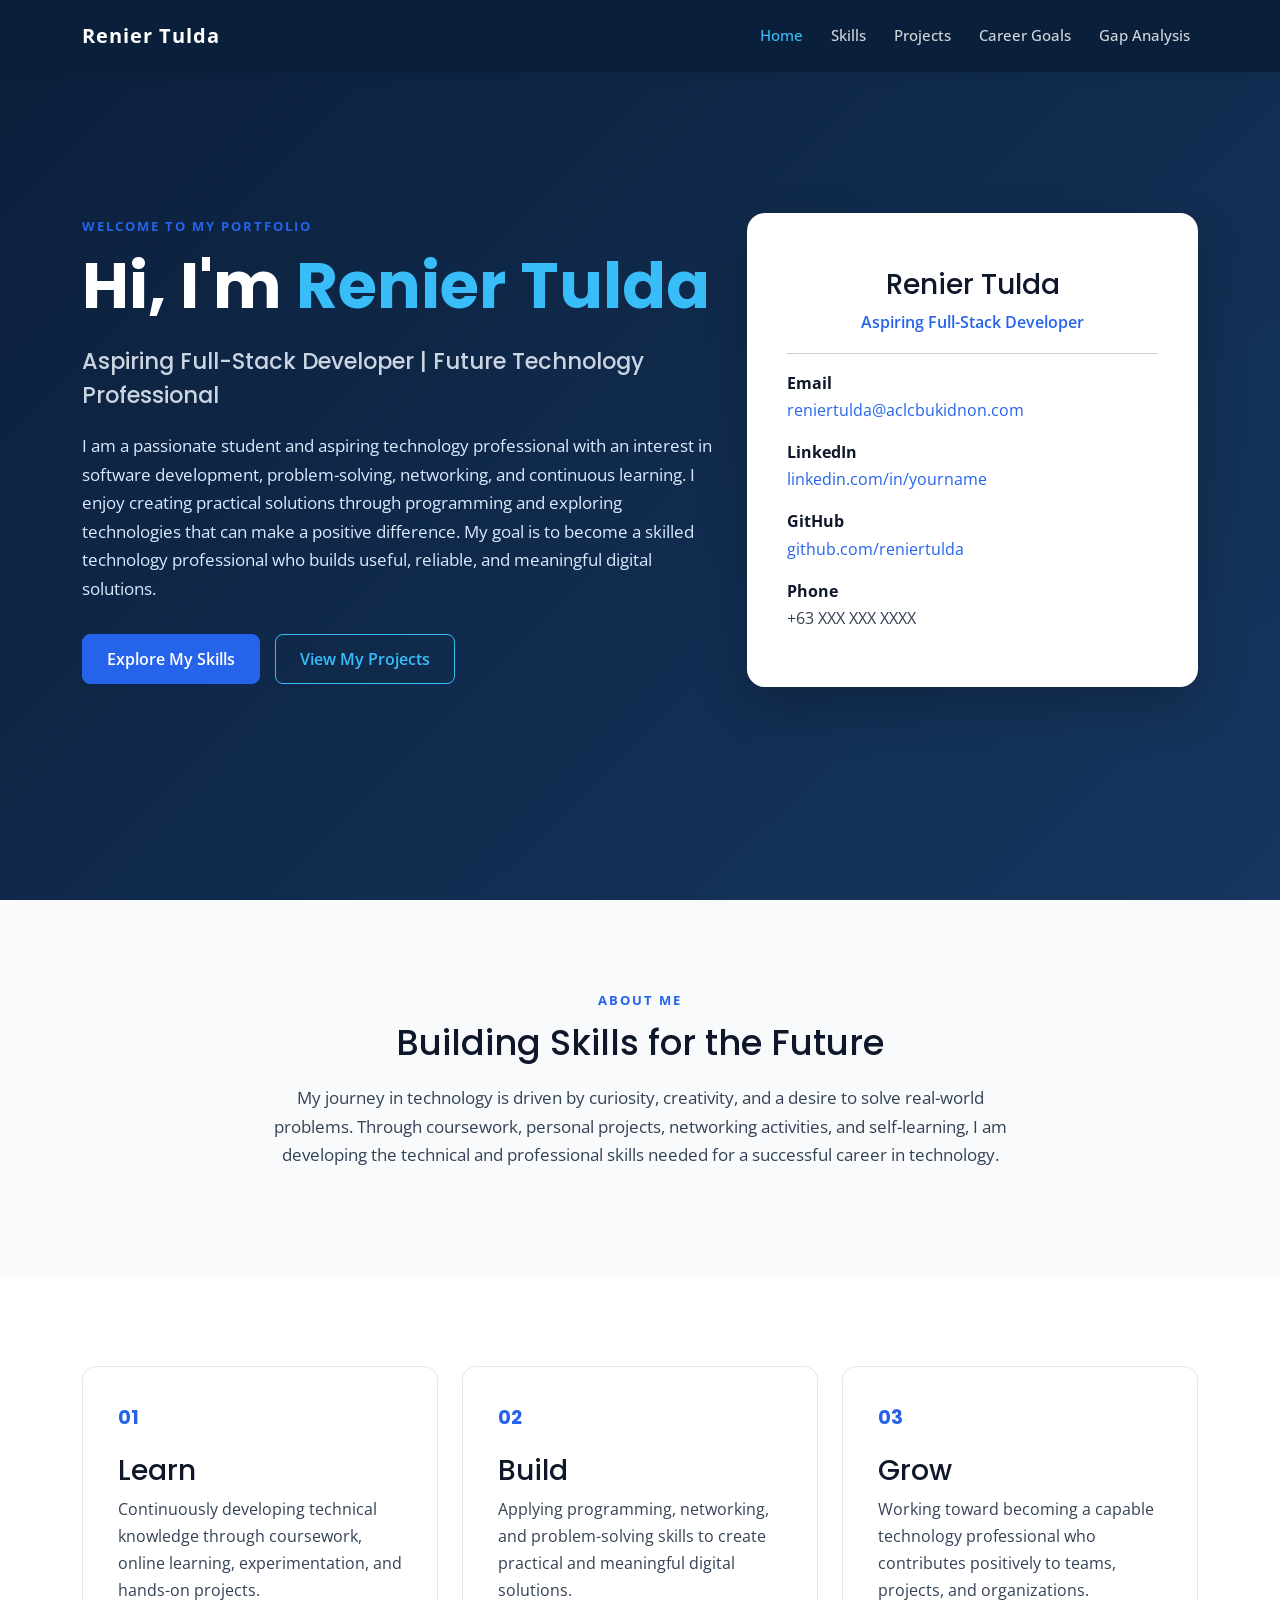
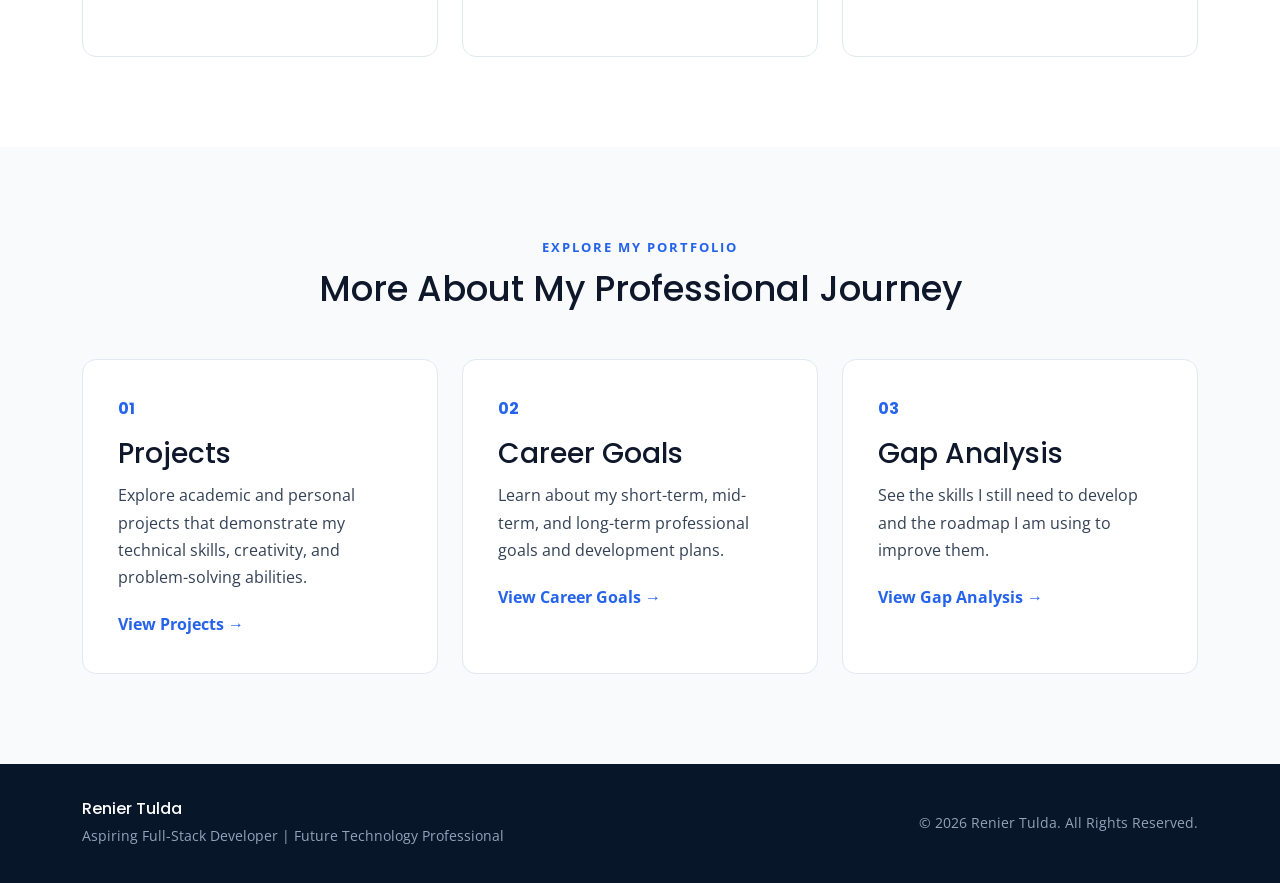
<file: index.html>
<!DOCTYPE html>
<html lang="en">
<head>
    <meta charset="UTF-8">
    <meta name="viewport" content="width=device-width, initial-scale=1.0">

    <title>Renier Tulda | Portfolio</title>

    <!-- Google Fonts -->
    <link rel="preconnect" href="https://fonts.googleapis.com">
    <link rel="preconnect" href="https://fonts.gstatic.com" crossorigin>

    <link
        href="https://fonts.googleapis.com/css2?family=Open+Sans:wght@400;500;600;700&family=Poppins:wght@500;600;700&display=swap"
        rel="stylesheet"
    >

    <!-- Bootstrap -->
    <link
        href="https://cdn.jsdelivr.net/npm/bootstrap@5.3.3/dist/css/bootstrap.min.css"
        rel="stylesheet"
    >

    <!-- Custom CSS -->
    <link rel="stylesheet" href="style.css">
</head>

<body>

    <!-- =========================
         NAVIGATION
    ========================== -->
    <nav class="navbar navbar-expand-lg navbar-dark fixed-top">

        <div class="container">

            <a class="navbar-brand fw-bold" href="index.html">
                Renier Tulda
            </a>

            <button
                class="navbar-toggler"
                type="button"
                data-bs-toggle="collapse"
                data-bs-target="#navbarNav"
                aria-controls="navbarNav"
                aria-expanded="false"
                aria-label="Toggle navigation"
            >
                <span class="navbar-toggler-icon"></span>
            </button>

            <div class="collapse navbar-collapse" id="navbarNav">

                <ul class="navbar-nav ms-auto">

                    <li class="nav-item">
                        <a class="nav-link active" href="index.html">
                            Home
                        </a>
                    </li>

                    <li class="nav-item">
                        <a class="nav-link" href="skills.html">
                            Skills
                        </a>
                    </li>

                    <li class="nav-item">
                        <a class="nav-link" href="projects.html">
                            Projects
                        </a>
                    </li>

                    <li class="nav-item">
                        <a class="nav-link" href="career-goals.html">
                            Career Goals
                        </a>
                    </li>

                    <li class="nav-item">
                        <a class="nav-link" href="gap-analysis.html">
                            Gap Analysis
                        </a>
                    </li>

                </ul>

            </div>

        </div>

    </nav>


    <!-- =========================
         HERO SECTION
    ========================== -->
    <header class="hero-section">

        <div class="container">

            <div class="row align-items-center min-vh-100">

                <!-- INTRODUCTION -->
                <div class="col-lg-7">

                    <p class="section-label">
                        WELCOME TO MY PORTFOLIO
                    </p>

                    <h1 class="display-3 fw-bold">
                        Hi, I'm <span>Renier Tulda</span>
                    </h1>

                    <h2 class="hero-tagline">
                        Aspiring Full-Stack Developer | Future Technology Professional
                    </h2>

                    <p class="hero-text">
                        I am a passionate student and aspiring technology professional
                        with an interest in software development, problem-solving,
                        networking, and continuous learning. I enjoy creating practical
                        solutions through programming and exploring technologies that
                        can make a positive difference. My goal is to become a skilled
                        technology professional who builds useful, reliable, and
                        meaningful digital solutions.
                    </p>

                    <div class="hero-buttons">

                        <a href="skills.html" class="btn btn-primary-custom">
                            Explore My Skills
                        </a>

                        <a href="projects.html" class="btn btn-outline-custom">
                            View My Projects
                        </a>

                    </div>

                </div>


                <!-- CONTACT CARD -->
                <div class="col-lg-5 mt-5 mt-lg-0">

                    <div class="profile-card">

                        <h3>
                            Renier Tulda
                        </h3>

                        <p class="profile-role">
                            Aspiring Full-Stack Developer
                        </p>

                        <hr>

                        <div class="contact-item">

                            <strong>
                                Email
                            </strong>

                            <a href="mailto:reniertulda@aclcbukidnon.com">
                                reniertulda@aclcbukidnon.com
                            </a>

                        </div>


                        <div class="contact-item">

                            <strong>
                                LinkedIn
                            </strong>

                            <a href="#" target="_blank">
                                linkedin.com/in/yourname
                            </a>

                        </div>


                        <div class="contact-item">

                            <strong>
                                GitHub
                            </strong>

                            <a
                                href="https://github.com/reniertulda"
                                target="_blank"
                                rel="noopener noreferrer"
                            >
                                github.com/reniertulda
                            </a>

                        </div>


                        <div class="contact-item">

                            <strong>
                                Phone
                            </strong>

                            <span>
                                +63 XXX XXX XXXX
                            </span>

                        </div>

                    </div>

                </div>

            </div>

        </div>

    </header>


    <!-- =========================
         ABOUT SECTION
    ========================== -->
    <section class="section-padding bg-light-section">

        <div class="container">

            <div class="row justify-content-center text-center">

                <div class="col-lg-8">

                    <p class="section-label">
                        ABOUT ME
                    </p>

                    <h2 class="section-title">
                        Building Skills for the Future
                    </h2>

                    <p class="section-description mx-auto">
                        My journey in technology is driven by curiosity, creativity,
                        and a desire to solve real-world problems. Through coursework,
                        personal projects, networking activities, and self-learning,
                        I am developing the technical and professional skills needed
                        for a successful career in technology.
                    </p>

                </div>

            </div>

        </div>

    </section>


    <!-- =========================
         HIGHLIGHTS
    ========================== -->
    <section class="section-padding">

        <div class="container">

            <div class="row g-4">

                <!-- LEARN -->
                <div class="col-md-4">

                    <div class="highlight-card">

                        <div class="highlight-number">
                            01
                        </div>

                        <h3>
                            Learn
                        </h3>

                        <p>
                            Continuously developing technical knowledge through
                            coursework, online learning, experimentation, and
                            hands-on projects.
                        </p>

                    </div>

                </div>


                <!-- BUILD -->
                <div class="col-md-4">

                    <div class="highlight-card">

                        <div class="highlight-number">
                            02
                        </div>

                        <h3>
                            Build
                        </h3>

                        <p>
                            Applying programming, networking, and problem-solving
                            skills to create practical and meaningful digital
                            solutions.
                        </p>

                    </div>

                </div>


                <!-- GROW -->
                <div class="col-md-4">

                    <div class="highlight-card">

                        <div class="highlight-number">
                            03
                        </div>

                        <h3>
                            Grow
                        </h3>

                        <p>
                            Working toward becoming a capable technology
                            professional who contributes positively to teams,
                            projects, and organizations.
                        </p>

                    </div>

                </div>

            </div>

        </div>

    </section>


    <!-- =========================
         QUICK LINKS
    ========================== -->
    <section class="section-padding bg-light-section">

        <div class="container">

            <div class="text-center mb-5">

                <p class="section-label">
                    EXPLORE MY PORTFOLIO
                </p>

                <h2 class="section-title">
                    More About My Professional Journey
                </h2>

            </div>


            <div class="row g-4">

                <!-- PROJECTS -->
                <div class="col-md-4">

                    <a
                        href="projects.html"
                        class="quick-link-card"
                    >

                        <span class="quick-link-number">
                            01
                        </span>

                        <h3>
                            Projects
                        </h3>

                        <p>
                            Explore academic and personal projects that
                            demonstrate my technical skills, creativity,
                            and problem-solving abilities.
                        </p>

                        <span class="quick-link-arrow">
                            View Projects →
                        </span>

                    </a>

                </div>


                <!-- CAREER GOALS -->
                <div class="col-md-4">

                    <a
                        href="career-goals.html"
                        class="quick-link-card"
                    >

                        <span class="quick-link-number">
                            02
                        </span>

                        <h3>
                            Career Goals
                        </h3>

                        <p>
                            Learn about my short-term, mid-term, and long-term
                            professional goals and development plans.
                        </p>

                        <span class="quick-link-arrow">
                            View Career Goals →
                        </span>

                    </a>

                </div>


                <!-- GAP ANALYSIS -->
                <div class="col-md-4">

                    <a
                        href="gap-analysis.html"
                        class="quick-link-card"
                    >

                        <span class="quick-link-number">
                            03
                        </span>

                        <h3>
                            Gap Analysis
                        </h3>

                        <p>
                            See the skills I still need to develop and the
                            roadmap I am using to improve them.
                        </p>

                        <span class="quick-link-arrow">
                            View Gap Analysis →
                        </span>

                    </a>

                </div>

            </div>

        </div>

    </section>


    <!-- =========================
         FOOTER
    ========================== -->
    <footer class="footer">

        <div class="container">

            <div class="row align-items-center gy-3">

                <div class="col-md-6">

                    <h4>
                        Renier Tulda
                    </h4>

                    <p>
                        Aspiring Full-Stack Developer |
                        Future Technology Professional
                    </p>

                </div>


                <div class="col-md-6 text-md-end">

                    <p class="mb-0">

                        © <span id="year"></span>
                        Renier Tulda. All Rights Reserved.

                    </p>

                </div>

            </div>

        </div>

    </footer>


    <!-- =========================
         BOOTSTRAP JS
    ========================== -->
    <script
        src="https://cdn.jsdelivr.net/npm/bootstrap@5.3.3/dist/js/bootstrap.bundle.min.js">
    </script>


    <!-- CUSTOM JS -->
    <script src="script.js"></script>

</body>
</html>
</file>
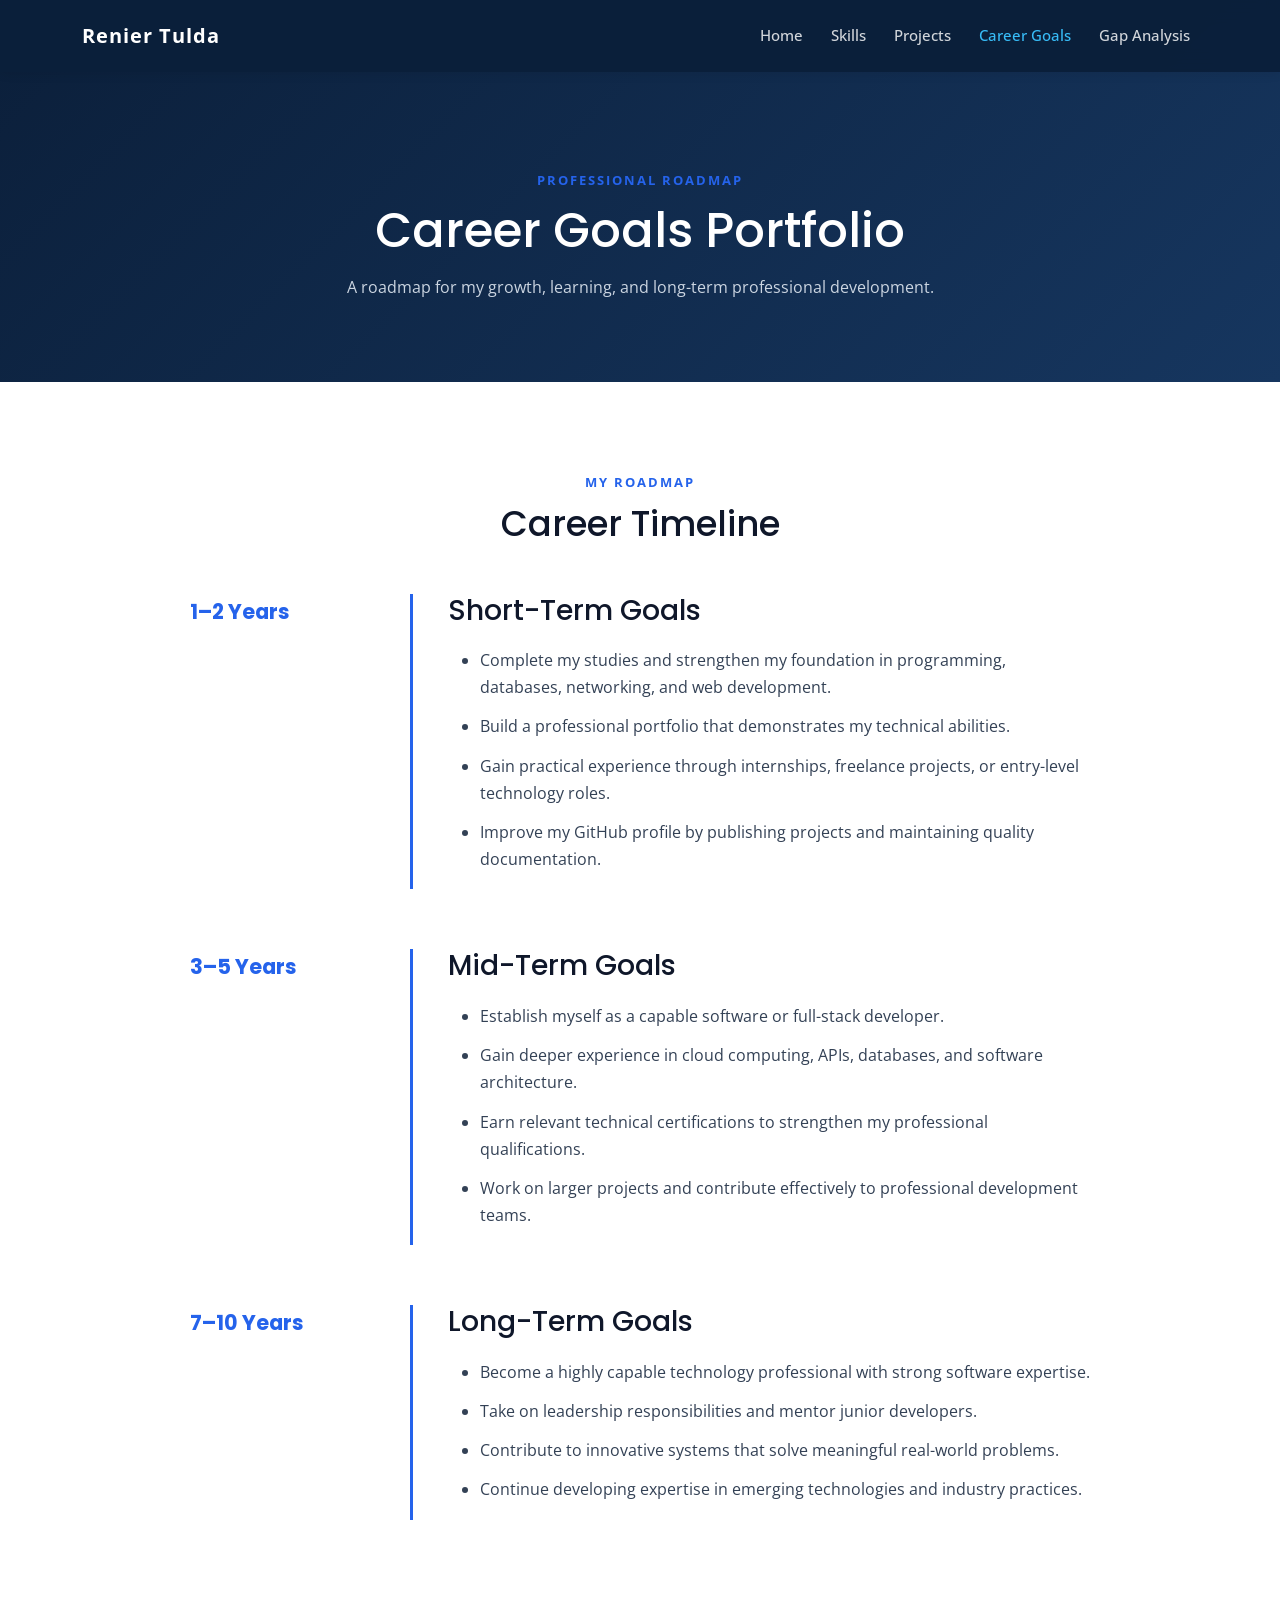
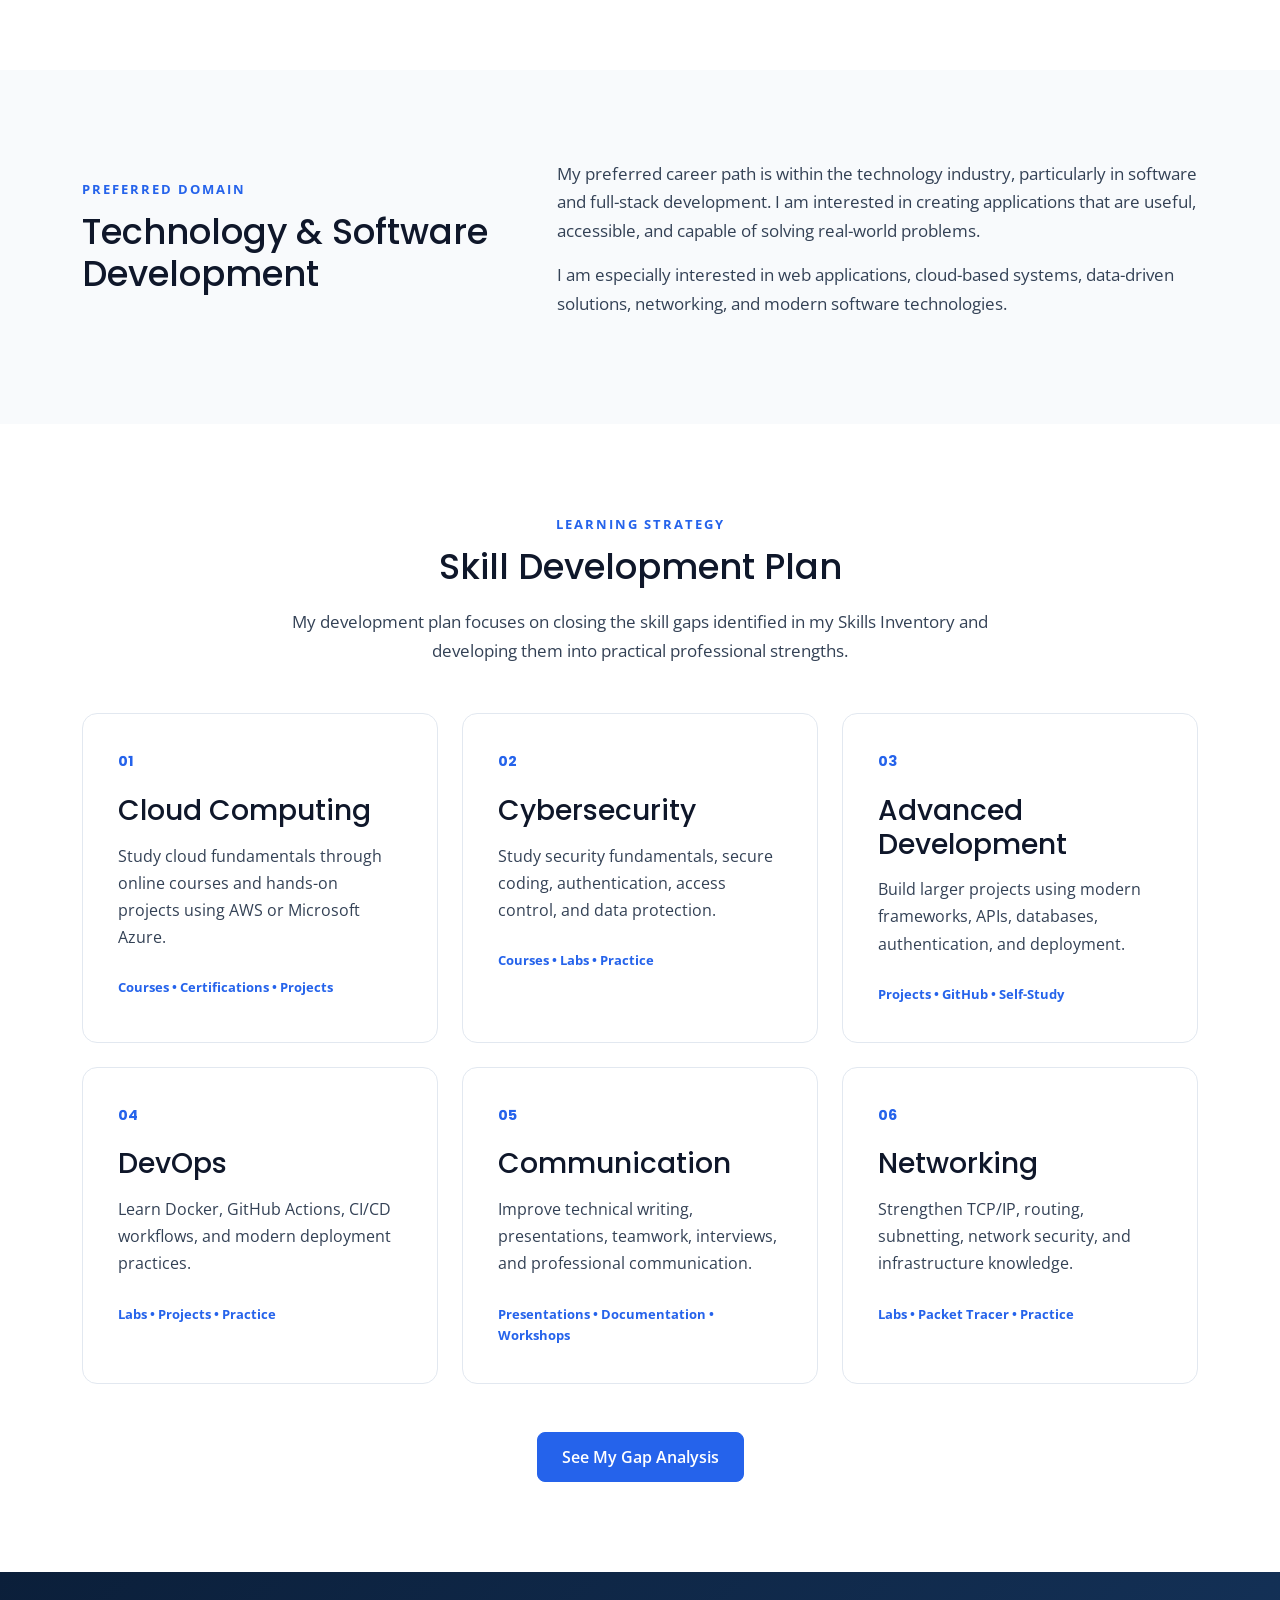
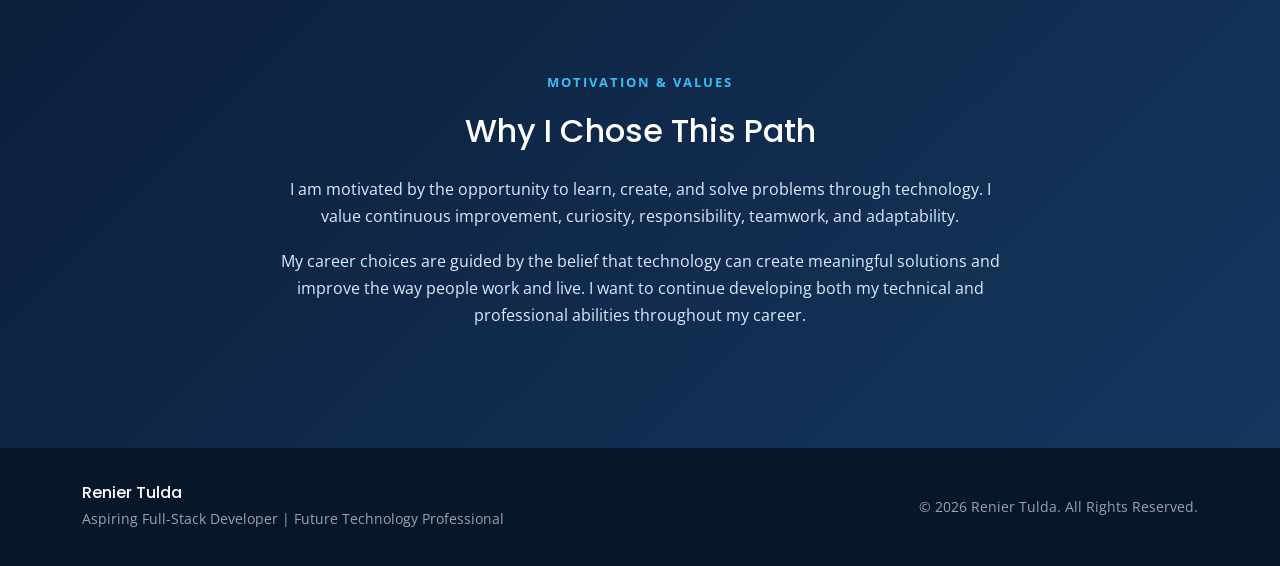
<file: career-goals.html>
<!DOCTYPE html>
<html lang="en">
<head>

    <meta charset="UTF-8">
    <meta name="viewport" content="width=device-width, initial-scale=1.0">

    <title>Career Goals | Renier Tulda</title>

    <!-- Google Fonts -->
    <link rel="preconnect" href="https://fonts.googleapis.com">
    <link rel="preconnect" href="https://fonts.gstatic.com" crossorigin>

    <link
        href="https://fonts.googleapis.com/css2?family=Open+Sans:wght@400;500;600;700&family=Poppins:wght@500;600;700&display=swap"
        rel="stylesheet"
    >

    <!-- Bootstrap -->
    <link
        href="https://cdn.jsdelivr.net/npm/bootstrap@5.3.3/dist/css/bootstrap.min.css"
        rel="stylesheet"
    >

    <!-- Custom CSS -->
    <link rel="stylesheet" href="style.css">

</head>

<body>

    <!-- =========================
         NAVIGATION
    ========================== -->
    <nav class="navbar navbar-expand-lg navbar-dark fixed-top">

        <div class="container">

            <a class="navbar-brand fw-bold" href="index.html">
                Renier Tulda
            </a>

            <button
                class="navbar-toggler"
                type="button"
                data-bs-toggle="collapse"
                data-bs-target="#navbarNav"
                aria-controls="navbarNav"
                aria-expanded="false"
                aria-label="Toggle navigation"
            >
                <span class="navbar-toggler-icon"></span>
            </button>

            <div class="collapse navbar-collapse" id="navbarNav">

                <ul class="navbar-nav ms-auto">

                    <li class="nav-item">
                        <a class="nav-link" href="index.html">
                            Home
                        </a>
                    </li>

                    <li class="nav-item">
                        <a class="nav-link" href="skills.html">
                            Skills
                        </a>
                    </li>

                    <li class="nav-item">
                        <a class="nav-link" href="projects.html">
                            Projects
                        </a>
                    </li>

                    <li class="nav-item">
                        <a class="nav-link active" href="career-goals.html">
                            Career Goals
                        </a>
                    </li>

                    <li class="nav-item">
                        <a class="nav-link" href="gap-analysis.html">
                            Gap Analysis
                        </a>
                    </li>

                </ul>

            </div>

        </div>

    </nav>


    <!-- =========================
         PAGE HEADER
    ========================== -->
    <header class="page-header">

        <div class="container text-center">

            <p class="section-label">
                PROFESSIONAL ROADMAP
            </p>

            <h1>
                Career Goals Portfolio
            </h1>

            <p>
                A roadmap for my growth, learning, and long-term
                professional development.
            </p>

        </div>

    </header>


    <main>


        <!-- =========================
             CAREER TIMELINE
        ========================== -->
        <section class="section-padding">

            <div class="container">

                <div class="text-center mb-5">

                    <p class="section-label">
                        MY ROADMAP
                    </p>

                    <h2 class="section-title">
                        Career Timeline
                    </h2>

                </div>


                <div class="career-timeline">


                    <!-- SHORT TERM -->
                    <div class="timeline-item">

                        <div class="timeline-year">
                            1–2 Years
                        </div>

                        <div class="timeline-content">

                            <h3>
                                Short-Term Goals
                            </h3>

                            <ul>

                                <li>
                                    Complete my studies and strengthen
                                    my foundation in programming,
                                    databases, networking, and web development.
                                </li>

                                <li>
                                    Build a professional portfolio that
                                    demonstrates my technical abilities.
                                </li>

                                <li>
                                    Gain practical experience through
                                    internships, freelance projects,
                                    or entry-level technology roles.
                                </li>

                                <li>
                                    Improve my GitHub profile by publishing
                                    projects and maintaining quality documentation.
                                </li>

                            </ul>

                        </div>

                    </div>


                    <!-- MID TERM -->
                    <div class="timeline-item">

                        <div class="timeline-year">
                            3–5 Years
                        </div>

                        <div class="timeline-content">

                            <h3>
                                Mid-Term Goals
                            </h3>

                            <ul>

                                <li>
                                    Establish myself as a capable software
                                    or full-stack developer.
                                </li>

                                <li>
                                    Gain deeper experience in cloud computing,
                                    APIs, databases, and software architecture.
                                </li>

                                <li>
                                    Earn relevant technical certifications
                                    to strengthen my professional qualifications.
                                </li>

                                <li>
                                    Work on larger projects and contribute
                                    effectively to professional development teams.
                                </li>

                            </ul>

                        </div>

                    </div>


                    <!-- LONG TERM -->
                    <div class="timeline-item">

                        <div class="timeline-year">
                            7–10 Years
                        </div>

                        <div class="timeline-content">

                            <h3>
                                Long-Term Goals
                            </h3>

                            <ul>

                                <li>
                                    Become a highly capable technology
                                    professional with strong software expertise.
                                </li>

                                <li>
                                    Take on leadership responsibilities
                                    and mentor junior developers.
                                </li>

                                <li>
                                    Contribute to innovative systems
                                    that solve meaningful real-world problems.
                                </li>

                                <li>
                                    Continue developing expertise in emerging
                                    technologies and industry practices.
                                </li>

                            </ul>

                        </div>

                    </div>

                </div>

            </div>

        </section>


        <!-- =========================
             PREFERRED INDUSTRY
        ========================== -->
        <section class="section-padding bg-light-section">

            <div class="container">

                <div class="row align-items-center">

                    <div class="col-lg-5">

                        <p class="section-label">
                            PREFERRED DOMAIN
                        </p>

                        <h2 class="section-title">
                            Technology & Software Development
                        </h2>

                    </div>


                    <div class="col-lg-7">

                        <p class="section-description">

                            My preferred career path is within the technology
                            industry, particularly in software and full-stack
                            development. I am interested in creating applications
                            that are useful, accessible, and capable of solving
                            real-world problems.

                        </p>

                        <p class="section-description">

                            I am especially interested in web applications,
                            cloud-based systems, data-driven solutions,
                            networking, and modern software technologies.

                        </p>

                    </div>

                </div>

            </div>

        </section>


        <!-- =========================
             DEVELOPMENT PLAN
        ========================== -->
        <section class="section-padding">

            <div class="container">

                <div class="text-center mb-5">

                    <p class="section-label">
                        LEARNING STRATEGY
                    </p>

                    <h2 class="section-title">
                        Skill Development Plan
                    </h2>

                    <p class="section-description mx-auto">

                        My development plan focuses on closing the skill gaps
                        identified in my Skills Inventory and developing them
                        into practical professional strengths.

                    </p>

                </div>


                <div class="row g-4">

                    <!-- CLOUD -->
                    <div class="col-md-4">

                        <div class="development-card">

                            <div class="development-step">
                                01
                            </div>

                            <h3>
                                Cloud Computing
                            </h3>

                            <p>
                                Study cloud fundamentals through online courses
                                and hands-on projects using AWS or Microsoft Azure.
                            </p>

                            <span>
                                Courses • Certifications • Projects
                            </span>

                        </div>

                    </div>


                    <!-- SECURITY -->
                    <div class="col-md-4">

                        <div class="development-card">

                            <div class="development-step">
                                02
                            </div>

                            <h3>
                                Cybersecurity
                            </h3>

                            <p>
                                Study security fundamentals, secure coding,
                                authentication, access control, and data protection.
                            </p>

                            <span>
                                Courses • Labs • Practice
                            </span>

                        </div>

                    </div>


                    <!-- DEVELOPMENT -->
                    <div class="col-md-4">

                        <div class="development-card">

                            <div class="development-step">
                                03
                            </div>

                            <h3>
                                Advanced Development
                            </h3>

                            <p>
                                Build larger projects using modern frameworks,
                                APIs, databases, authentication, and deployment.
                            </p>

                            <span>
                                Projects • GitHub • Self-Study
                            </span>

                        </div>

                    </div>


                    <!-- DEVOPS -->
                    <div class="col-md-4">

                        <div class="development-card">

                            <div class="development-step">
                                04
                            </div>

                            <h3>
                                DevOps
                            </h3>

                            <p>
                                Learn Docker, GitHub Actions, CI/CD workflows,
                                and modern deployment practices.
                            </p>

                            <span>
                                Labs • Projects • Practice
                            </span>

                        </div>

                    </div>


                    <!-- COMMUNICATION -->
                    <div class="col-md-4">

                        <div class="development-card">

                            <div class="development-step">
                                05
                            </div>

                            <h3>
                                Communication
                            </h3>

                            <p>
                                Improve technical writing, presentations,
                                teamwork, interviews, and professional communication.
                            </p>

                            <span>
                                Presentations • Documentation • Workshops
                            </span>

                        </div>

                    </div>


                    <!-- NETWORKING -->
                    <div class="col-md-4">

                        <div class="development-card">

                            <div class="development-step">
                                06
                            </div>

                            <h3>
                                Networking
                            </h3>

                            <p>
                                Strengthen TCP/IP, routing, subnetting,
                                network security, and infrastructure knowledge.
                            </p>

                            <span>
                                Labs • Packet Tracer • Practice
                            </span>

                        </div>

                    </div>

                </div>


                <div class="text-center mt-5">

                    <a href="gap-analysis.html" class="btn btn-primary-custom">
                        See My Gap Analysis
                    </a>

                </div>

            </div>

        </section>


        <!-- =========================
             MOTIVATION
        ========================== -->
        <section class="motivation-section">

            <div class="container">

                <div class="row justify-content-center text-center">

                    <div class="col-lg-8">

                        <p class="section-label light-label">
                            MOTIVATION & VALUES
                        </p>

                        <h2>
                            Why I Chose This Path
                        </h2>

                        <p>
                            I am motivated by the opportunity to learn, create,
                            and solve problems through technology. I value
                            continuous improvement, curiosity, responsibility,
                            teamwork, and adaptability.
                        </p>

                        <p>
                            My career choices are guided by the belief that
                            technology can create meaningful solutions and
                            improve the way people work and live. I want to
                            continue developing both my technical and
                            professional abilities throughout my career.
                        </p>

                    </div>

                </div>

            </div>

        </section>

    </main>


    <!-- =========================
         FOOTER
    ========================== -->
    <footer class="footer">

        <div class="container">

            <div class="row align-items-center gy-3">

                <div class="col-md-6">

                    <h4>
                       Renier Tulda
                    </h4>

                    <p>
                        Aspiring Full-Stack Developer |
                        Future Technology Professional
                    </p>

                </div>

                <div class="col-md-6 text-md-end">

                    <p class="mb-0">
                        © <span id="year"></span>
                        Renier Tulda. All Rights Reserved.
                    </p>

                </div>

            </div>

        </div>

    </footer>


    <!-- Bootstrap JS -->
    <script
        src="https://cdn.jsdelivr.net/npm/bootstrap@5.3.3/dist/js/bootstrap.bundle.min.js">
    </script>

    <script src="script.js"></script>

</body>
</html>
</file>
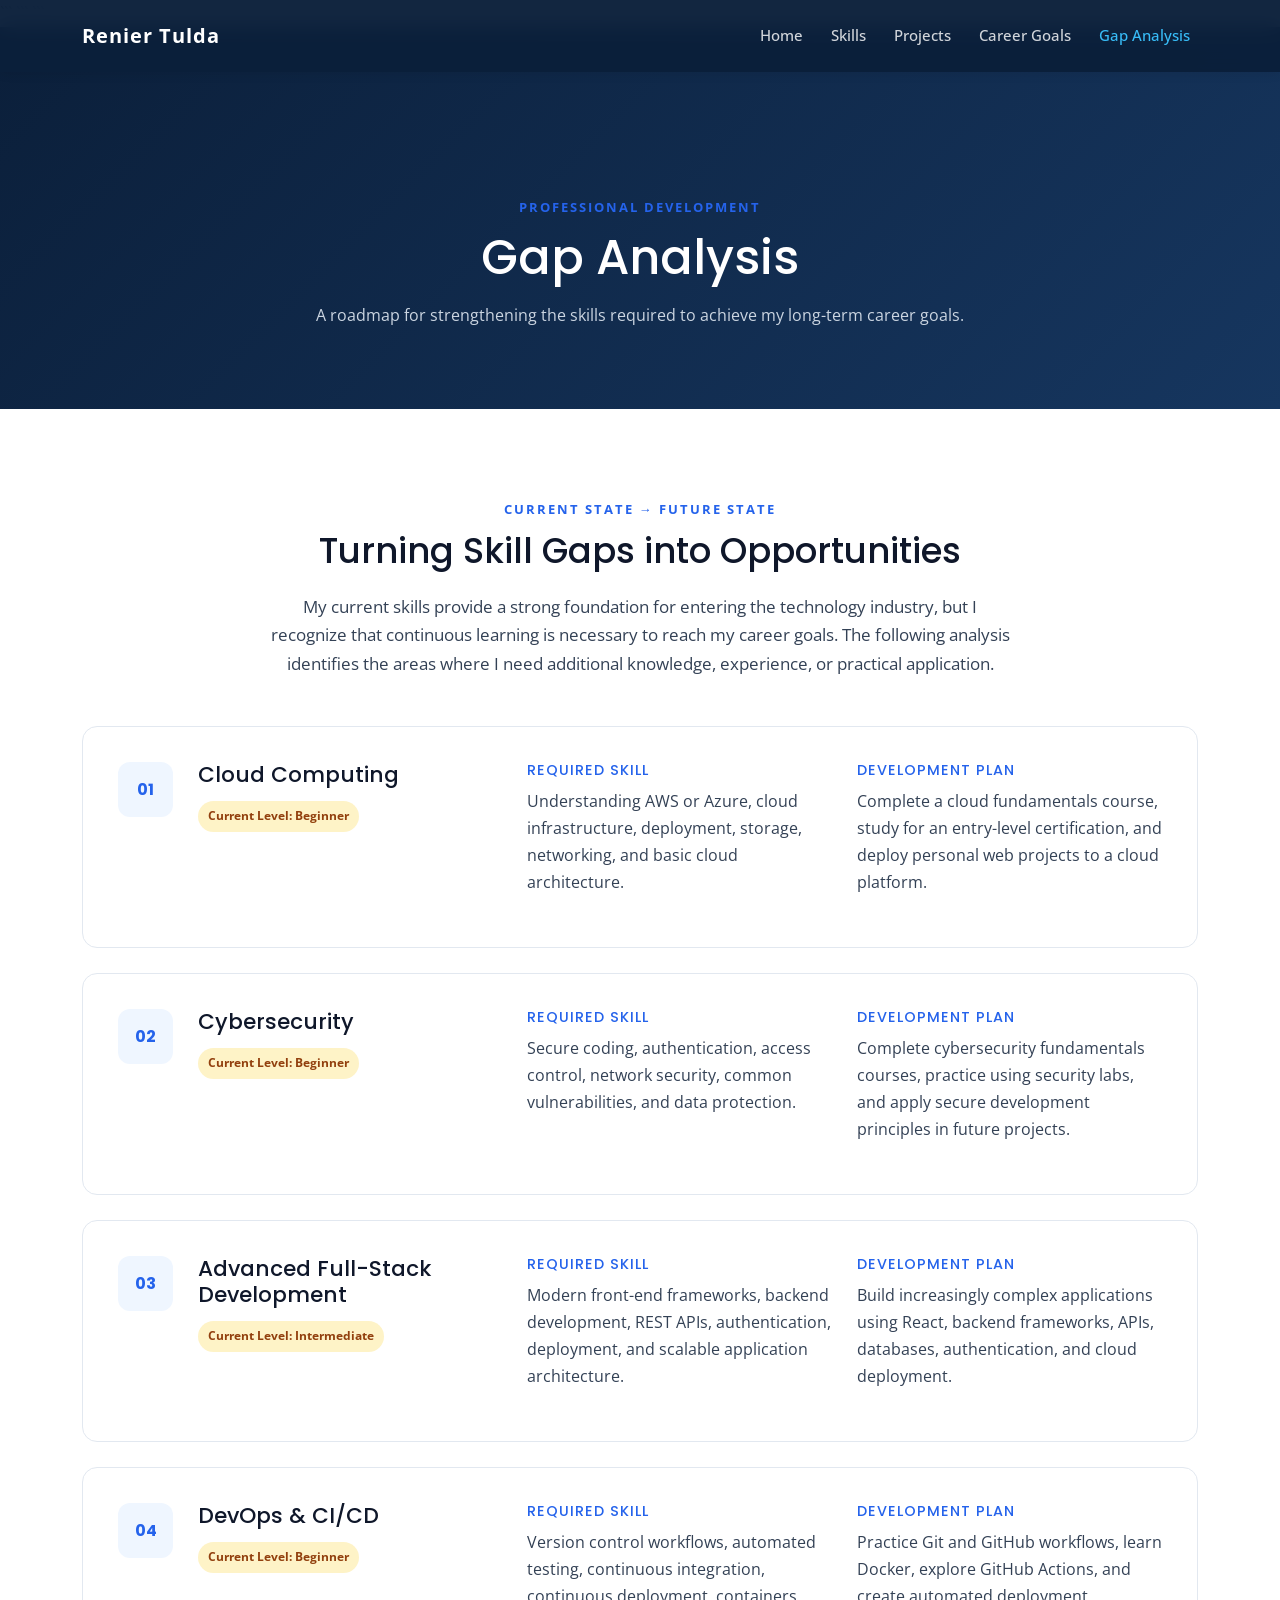
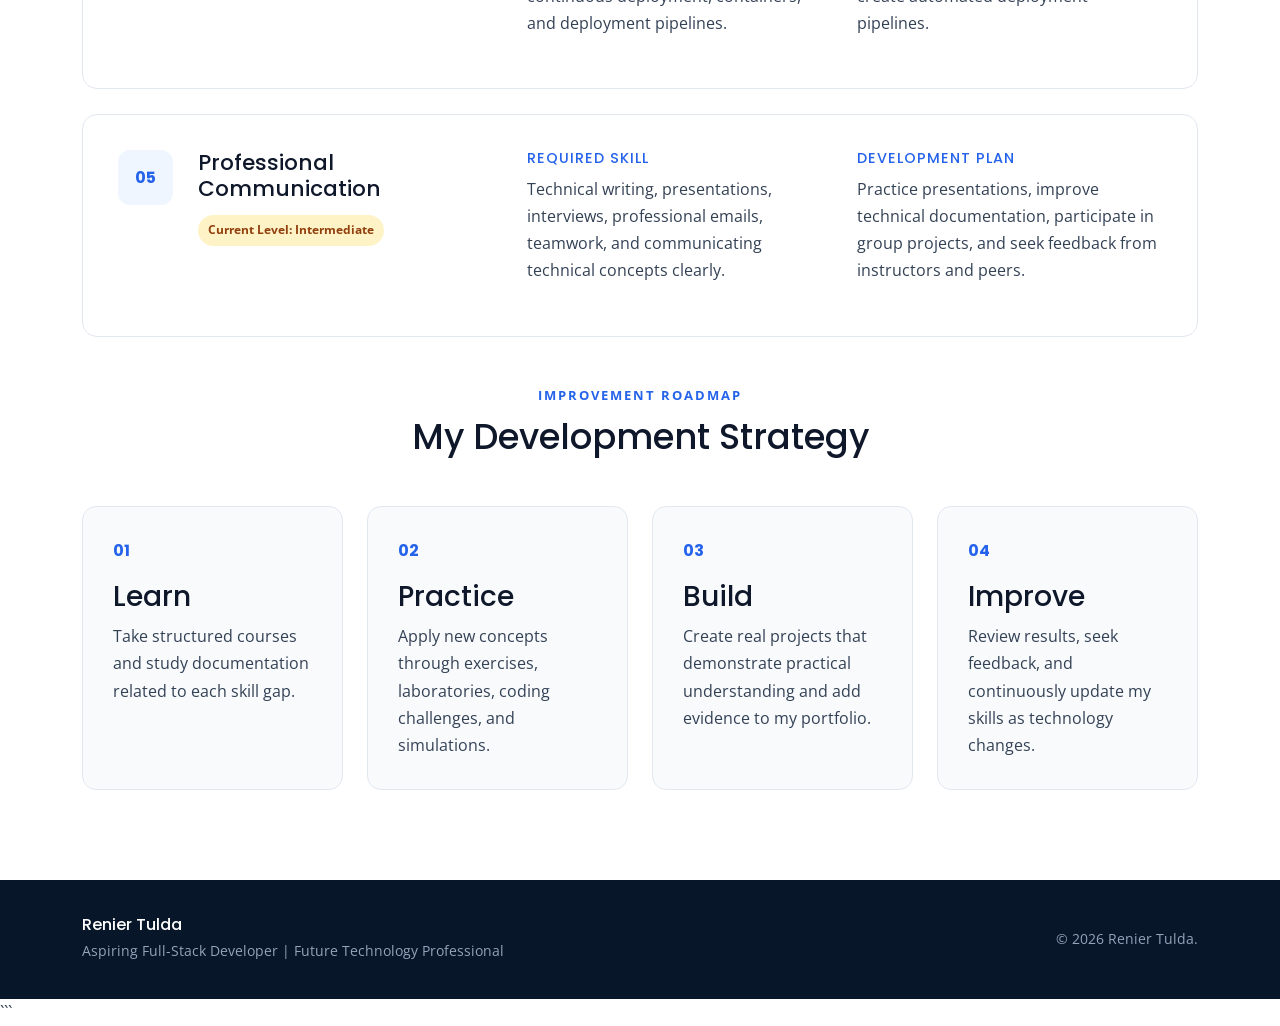
<file: gap-analysis.html>
<!DOCTYPE html>

<html lang="en">
<head>

```
<meta charset="UTF-8">
<meta name="viewport" content="width=device-width, initial-scale=1.0">

<title>Gap Analysis | Renier Tulda</title>

<link rel="preconnect" href="https://fonts.googleapis.com">
<link rel="preconnect" href="https://fonts.gstatic.com" crossorigin>

<link href="https://fonts.googleapis.com/css2?family=Open+Sans:wght@400;500;600;700&family=Poppins:wght@500;600;700&display=swap" rel="stylesheet">

<link
    href="https://cdn.jsdelivr.net/npm/bootstrap@5.3.3/dist/css/bootstrap.min.css"
    rel="stylesheet"
>

<link rel="stylesheet" href="style.css">
```

</head>

<body>

```
<!-- Navigation -->
<nav class="navbar navbar-expand-lg navbar-dark fixed-top">

    <div class="container">

        <a class="navbar-brand fw-bold" href="index.html">
            Renier Tulda
        </a>

        <button
            class="navbar-toggler"
            type="button"
            data-bs-toggle="collapse"
            data-bs-target="#navbarNav"
        >
            <span class="navbar-toggler-icon"></span>
        </button>

        <div class="collapse navbar-collapse" id="navbarNav">

            <ul class="navbar-nav ms-auto">

                <li class="nav-item">
                    <a class="nav-link" href="index.html">
                        Home
                    </a>
                </li>

                <li class="nav-item">
                    <a class="nav-link" href="skills.html">
                        Skills
                    </a>
                </li>

                <li class="nav-item">
                    <a class="nav-link" href="projects.html">
                        Projects
                    </a>
                </li>

                <li class="nav-item">
                    <a class="nav-link" href="career-goals.html">
                        Career Goals
                    </a>
                </li>

                <li class="nav-item">
                    <a class="nav-link active" href="gap-analysis.html">
                        Gap Analysis
                    </a>
                </li>

            </ul>

        </div>

    </div>

</nav>


<!-- Header -->
<header class="page-header">

    <div class="container text-center">

        <p class="section-label">
            PROFESSIONAL DEVELOPMENT
        </p>

        <h1>
            Gap Analysis
        </h1>

        <p>
            A roadmap for strengthening the skills required to achieve
            my long-term career goals.
        </p>

    </div>

</header>


<main class="section-padding">

    <div class="container">


        <!-- Introduction -->
        <section class="gap-introduction text-center mb-5">

            <p class="section-label">
                CURRENT STATE → FUTURE STATE
            </p>

            <h2 class="section-title">
                Turning Skill Gaps into Opportunities
            </h2>

            <p class="section-description mx-auto">

                My current skills provide a strong foundation for entering the
                technology industry, but I recognize that continuous learning
                is necessary to reach my career goals. The following analysis
                identifies the areas where I need additional knowledge,
                experience, or practical application.

            </p>

        </section>


        <!-- Gap 1 -->
        <article class="gap-analysis-card">

            <div class="gap-number">
                01
            </div>

            <div class="gap-content">

                <div class="row g-4">

                    <div class="col-lg-4">

                        <h2>
                            Cloud Computing
                        </h2>

                        <span class="current-level">
                            Current Level: Beginner
                        </span>

                    </div>

                    <div class="col-lg-4">

                        <h3>Required Skill</h3>

                        <p>
                            Understanding AWS or Azure, cloud infrastructure,
                            deployment, storage, networking, and basic
                            cloud architecture.
                        </p>

                    </div>

                    <div class="col-lg-4">

                        <h3>Development Plan</h3>

                        <p>
                            Complete a cloud fundamentals course, study for
                            an entry-level certification, and deploy personal
                            web projects to a cloud platform.
                        </p>

                    </div>

                </div>

            </div>

        </article>


        <!-- Gap 2 -->
        <article class="gap-analysis-card">

            <div class="gap-number">
                02
            </div>

            <div class="gap-content">

                <div class="row g-4">

                    <div class="col-lg-4">

                        <h2>
                            Cybersecurity
                        </h2>

                        <span class="current-level">
                            Current Level: Beginner
                        </span>

                    </div>

                    <div class="col-lg-4">

                        <h3>Required Skill</h3>

                        <p>
                            Secure coding, authentication, access control,
                            network security, common vulnerabilities, and
                            data protection.
                        </p>

                    </div>

                    <div class="col-lg-4">

                        <h3>Development Plan</h3>

                        <p>
                            Complete cybersecurity fundamentals courses,
                            practice using security labs, and apply secure
                            development principles in future projects.
                        </p>

                    </div>

                </div>

            </div>

        </article>


        <!-- Gap 3 -->
        <article class="gap-analysis-card">

            <div class="gap-number">
                03
            </div>

            <div class="gap-content">

                <div class="row g-4">

                    <div class="col-lg-4">

                        <h2>
                            Advanced Full-Stack Development
                        </h2>

                        <span class="current-level">
                            Current Level: Intermediate
                        </span>

                    </div>

                    <div class="col-lg-4">

                        <h3>Required Skill</h3>

                        <p>
                            Modern front-end frameworks, backend development,
                            REST APIs, authentication, deployment, and
                            scalable application architecture.
                        </p>

                    </div>

                    <div class="col-lg-4">

                        <h3>Development Plan</h3>

                        <p>
                            Build increasingly complex applications using
                            React, backend frameworks, APIs, databases,
                            authentication, and cloud deployment.
                        </p>

                    </div>

                </div>

            </div>

        </article>


        <!-- Gap 4 -->
        <article class="gap-analysis-card">

            <div class="gap-number">
                04
            </div>

            <div class="gap-content">

                <div class="row g-4">

                    <div class="col-lg-4">

                        <h2>
                            DevOps & CI/CD
                        </h2>

                        <span class="current-level">
                            Current Level: Beginner
                        </span>

                    </div>

                    <div class="col-lg-4">

                        <h3>Required Skill</h3>

                        <p>
                            Version control workflows, automated testing,
                            continuous integration, continuous deployment,
                            containers, and deployment pipelines.
                        </p>

                    </div>

                    <div class="col-lg-4">

                        <h3>Development Plan</h3>

                        <p>
                            Practice Git and GitHub workflows, learn Docker,
                            explore GitHub Actions, and create automated
                            deployment pipelines.
                        </p>

                    </div>

                </div>

            </div>

        </article>


        <!-- Gap 5 -->
        <article class="gap-analysis-card">

            <div class="gap-number">
                05
            </div>

            <div class="gap-content">

                <div class="row g-4">

                    <div class="col-lg-4">

                        <h2>
                            Professional Communication
                        </h2>

                        <span class="current-level">
                            Current Level: Intermediate
                        </span>

                    </div>

                    <div class="col-lg-4">

                        <h3>Required Skill</h3>

                        <p>
                            Technical writing, presentations, interviews,
                            professional emails, teamwork, and communicating
                            technical concepts clearly.
                        </p>

                    </div>

                    <div class="col-lg-4">

                        <h3>Development Plan</h3>

                        <p>
                            Practice presentations, improve technical
                            documentation, participate in group projects,
                            and seek feedback from instructors and peers.
                        </p>

                    </div>

                </div>

            </div>

        </article>


        <!-- Roadmap -->
        <section class="roadmap-section mt-5">

            <div class="text-center mb-5">

                <p class="section-label">
                    IMPROVEMENT ROADMAP
                </p>

                <h2 class="section-title">
                    My Development Strategy
                </h2>

            </div>


            <div class="row g-4">

                <div class="col-md-3">

                    <div class="roadmap-card">

                        <span>01</span>

                        <h3>
                            Learn
                        </h3>

                        <p>
                            Take structured courses and study documentation
                            related to each skill gap.
                        </p>

                    </div>

                </div>


                <div class="col-md-3">

                    <div class="roadmap-card">

                        <span>02</span>

                        <h3>
                            Practice
                        </h3>

                        <p>
                            Apply new concepts through exercises, laboratories,
                            coding challenges, and simulations.
                        </p>

                    </div>

                </div>


                <div class="col-md-3">

                    <div class="roadmap-card">

                        <span>03</span>

                        <h3>
                            Build
                        </h3>

                        <p>
                            Create real projects that demonstrate practical
                            understanding and add evidence to my portfolio.
                        </p>

                    </div>

                </div>


                <div class="col-md-3">

                    <div class="roadmap-card">

                        <span>04</span>

                        <h3>
                            Improve
                        </h3>

                        <p>
                            Review results, seek feedback, and continuously
                            update my skills as technology changes.
                        </p>

                    </div>

                </div>

            </div>

        </section>

    </div>

</main>


<!-- Footer -->
<footer class="footer">

    <div class="container">

        <div class="row align-items-center gy-3">

            <div class="col-md-6">

                <h4>Renier Tulda</h4>

                <p>
                    Aspiring Full-Stack Developer | Future Technology Professional
                </p>

            </div>

            <div class="col-md-6 text-md-end">

                <p class="mb-0">
                    © <span id="year"></span> Renier Tulda.
                </p>

            </div>

        </div>

    </div>

</footer>


<script src="https://cdn.jsdelivr.net/npm/bootstrap@5.3.3/dist/js/bootstrap.bundle.min.js"></script>
<script src="script.js"></script>
```

</body>
</html>
</file>
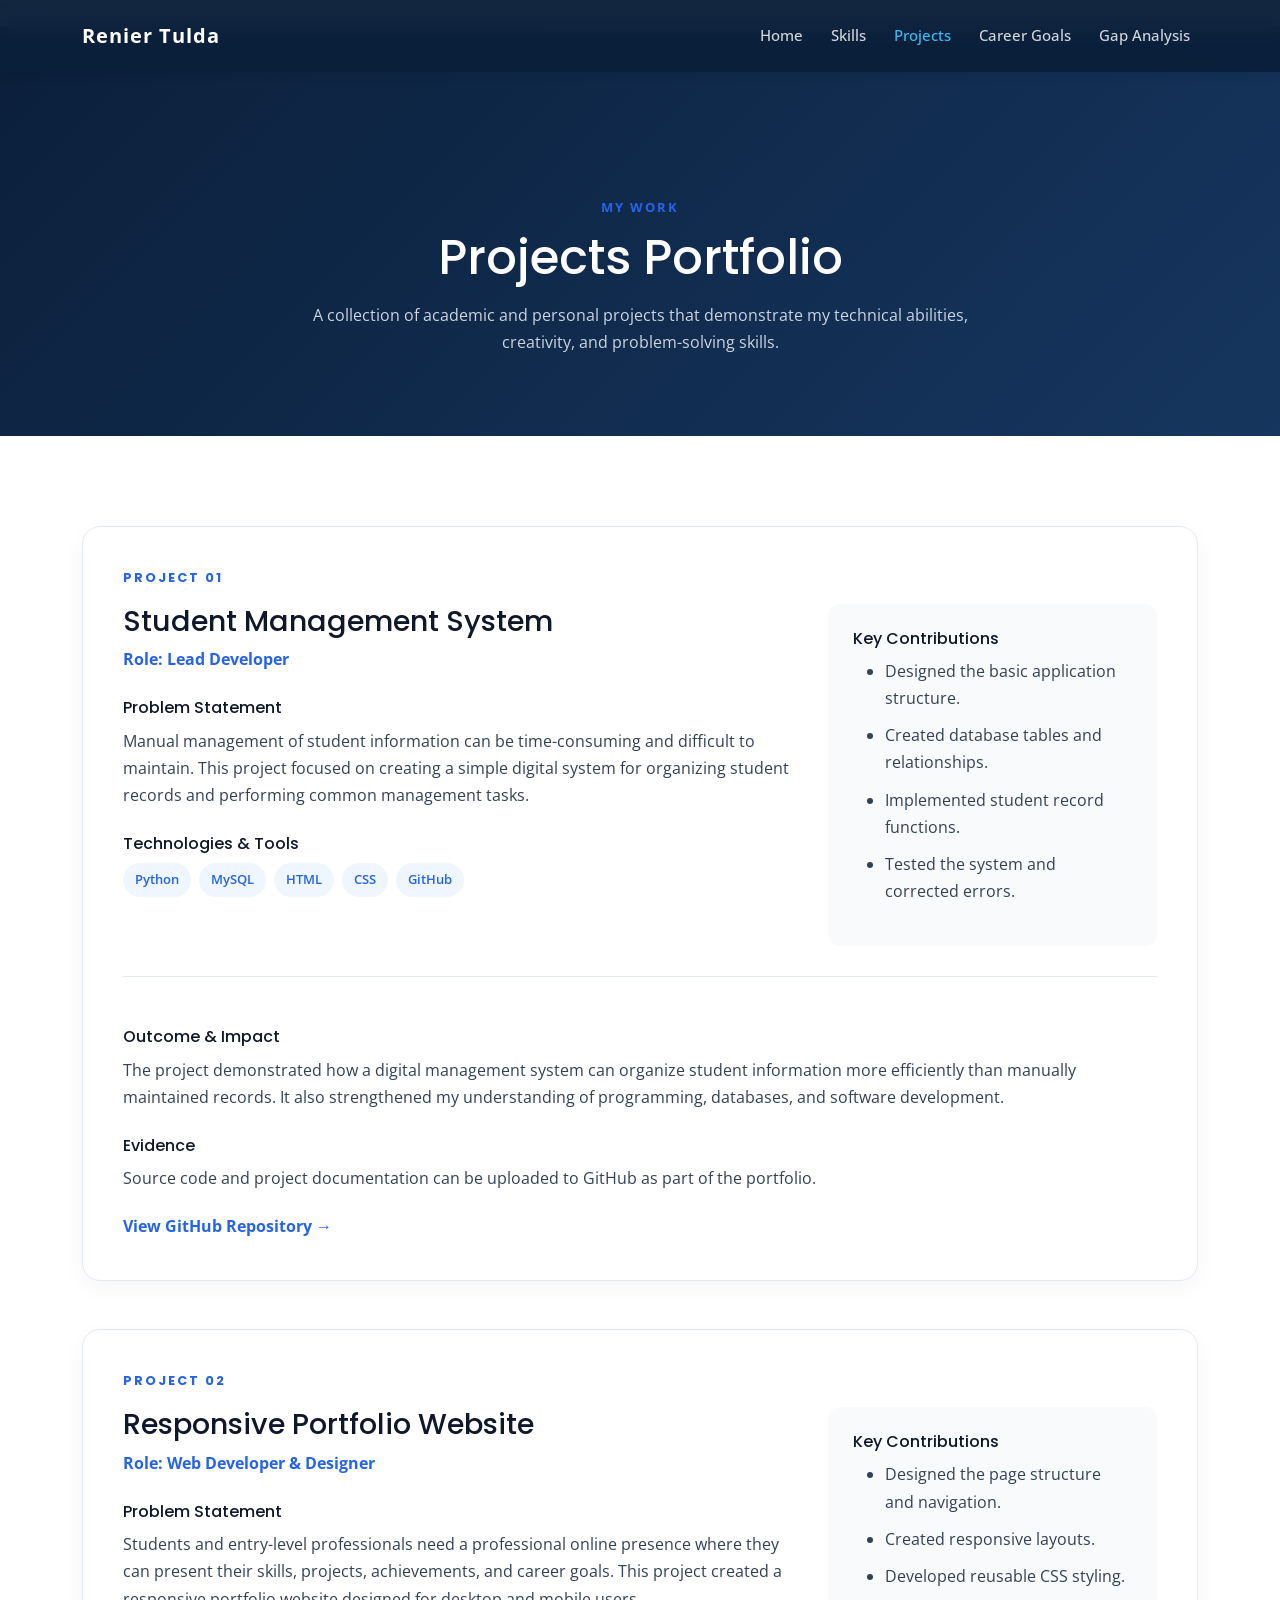
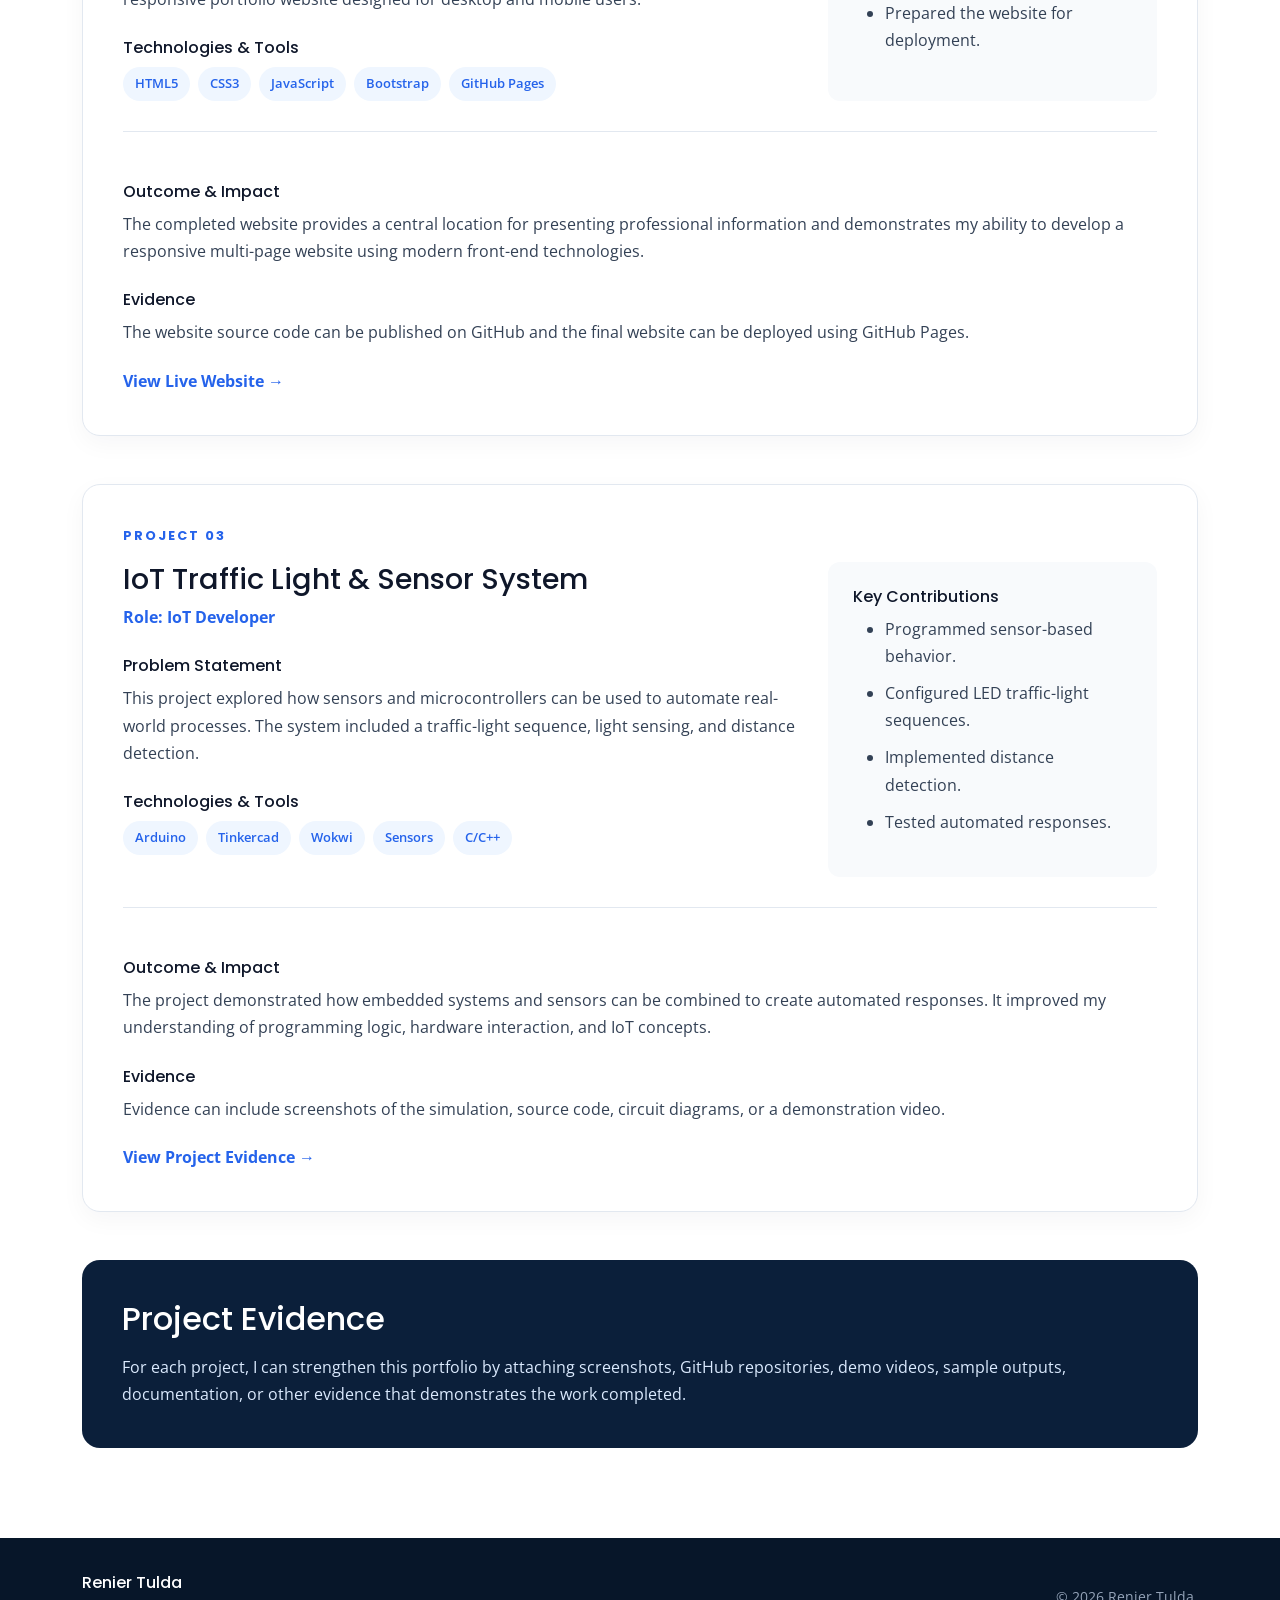
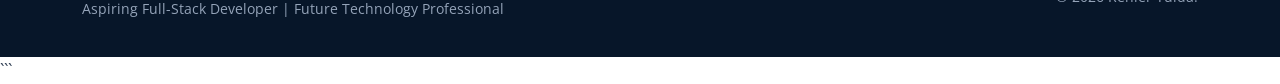
<file: projects.html>
<!DOCTYPE html>

<html lang="en">
<head>

```
<meta charset="UTF-8">
<meta name="viewport" content="width=device-width, initial-scale=1.0">

<title>Projects | Renier Tulda</title>

<link rel="preconnect" href="https://fonts.googleapis.com">
<link rel="preconnect" href="https://fonts.gstatic.com" crossorigin>

<link href="https://fonts.googleapis.com/css2?family=Open+Sans:wght@400;500;600;700&family=Poppins:wght@500;600;700&display=swap" rel="stylesheet">

<link
    href="https://cdn.jsdelivr.net/npm/bootstrap@5.3.3/dist/css/bootstrap.min.css"
    rel="stylesheet"
>

<link rel="stylesheet" href="style.css">
```

</head>

<body>

```
<!-- Navigation -->
<nav class="navbar navbar-expand-lg navbar-dark fixed-top">

    <div class="container">

        <a class="navbar-brand fw-bold" href="index.html">
            Renier Tulda
        </a>

        <button
            class="navbar-toggler"
            type="button"
            data-bs-toggle="collapse"
            data-bs-target="#navbarNav"
        >
            <span class="navbar-toggler-icon"></span>
        </button>

        <div class="collapse navbar-collapse" id="navbarNav">

            <ul class="navbar-nav ms-auto">

                <li class="nav-item">
                    <a class="nav-link" href="index.html">
                        Home
                    </a>
                </li>

                <li class="nav-item">
                    <a class="nav-link" href="skills.html">
                        Skills
                    </a>
                </li>

                <li class="nav-item">
                    <a class="nav-link active" href="projects.html">
                        Projects
                    </a>
                </li>

                <li class="nav-item">
                    <a class="nav-link" href="career-goals.html">
                        Career Goals
                    </a>
                </li>

                <li class="nav-item">
                    <a class="nav-link" href="gap-analysis.html">
                        Gap Analysis
                    </a>
                </li>

            </ul>

        </div>

    </div>

</nav>


<!-- Page Header -->
<header class="page-header">

    <div class="container text-center">

        <p class="section-label">
            MY WORK
        </p>

        <h1>
            Projects Portfolio
        </h1>

        <p>
            A collection of academic and personal projects that demonstrate
            my technical abilities, creativity, and problem-solving skills.
        </p>

    </div>

</header>


<!-- Projects -->
<main class="section-padding">

    <div class="container">


        <!-- Project 1 -->
        <article class="project-card mb-5">

            <div class="project-number">
                PROJECT 01
            </div>

            <div class="row g-4">

                <div class="col-lg-8">

                    <h2>
                        Student Management System
                    </h2>

                    <p class="project-role">
                        Role: Lead Developer
                    </p>

                    <h3>Problem Statement</h3>

                    <p>
                        Manual management of student information can be
                        time-consuming and difficult to maintain. This project
                        focused on creating a simple digital system for
                        organizing student records and performing common
                        management tasks.
                    </p>

                    <h3>Technologies & Tools</h3>

                    <div class="technology-list">

                        <span>Python</span>
                        <span>MySQL</span>
                        <span>HTML</span>
                        <span>CSS</span>
                        <span>GitHub</span>

                    </div>

                </div>


                <div class="col-lg-4">

                    <div class="project-summary">

                        <h3>Key Contributions</h3>

                        <ul>
                            <li>Designed the basic application structure.</li>
                            <li>Created database tables and relationships.</li>
                            <li>Implemented student record functions.</li>
                            <li>Tested the system and corrected errors.</li>
                        </ul>

                    </div>

                </div>

            </div>


            <div class="project-details">

                <h3>Outcome & Impact</h3>

                <p>
                    The project demonstrated how a digital management system
                    can organize student information more efficiently than
                    manually maintained records. It also strengthened my
                    understanding of programming, databases, and software
                    development.
                </p>


                <h3>Evidence</h3>

                <p>
                    Source code and project documentation can be uploaded to
                    GitHub as part of the portfolio.
                </p>

                <a href="#" class="project-link">
                    View GitHub Repository →
                </a>

            </div>

        </article>


        <!-- Project 2 -->
        <article class="project-card mb-5">

            <div class="project-number">
                PROJECT 02
            </div>

            <div class="row g-4">

                <div class="col-lg-8">

                    <h2>
                        Responsive Portfolio Website
                    </h2>

                    <p class="project-role">
                        Role: Web Developer & Designer
                    </p>

                    <h3>Problem Statement</h3>

                    <p>
                        Students and entry-level professionals need a
                        professional online presence where they can present
                        their skills, projects, achievements, and career goals.
                        This project created a responsive portfolio website
                        designed for desktop and mobile users.
                    </p>

                    <h3>Technologies & Tools</h3>

                    <div class="technology-list">

                        <span>HTML5</span>
                        <span>CSS3</span>
                        <span>JavaScript</span>
                        <span>Bootstrap</span>
                        <span>GitHub Pages</span>

                    </div>

                </div>


                <div class="col-lg-4">

                    <div class="project-summary">

                        <h3>Key Contributions</h3>

                        <ul>
                            <li>Designed the page structure and navigation.</li>
                            <li>Created responsive layouts.</li>
                            <li>Developed reusable CSS styling.</li>
                            <li>Prepared the website for deployment.</li>
                        </ul>

                    </div>

                </div>

            </div>


            <div class="project-details">

                <h3>Outcome & Impact</h3>

                <p>
                    The completed website provides a central location for
                    presenting professional information and demonstrates my
                    ability to develop a responsive multi-page website using
                    modern front-end technologies.
                </p>


                <h3>Evidence</h3>

                <p>
                    The website source code can be published on GitHub and
                    the final website can be deployed using GitHub Pages.
                </p>

                <a href="#" class="project-link">
                    View Live Website →
                </a>

            </div>

        </article>


        <!-- Project 3 -->
        <article class="project-card mb-5">

            <div class="project-number">
                PROJECT 03
            </div>

            <div class="row g-4">

                <div class="col-lg-8">

                    <h2>
                        IoT Traffic Light & Sensor System
                    </h2>

                    <p class="project-role">
                        Role: IoT Developer
                    </p>

                    <h3>Problem Statement</h3>

                    <p>
                        This project explored how sensors and microcontrollers
                        can be used to automate real-world processes. The system
                        included a traffic-light sequence, light sensing, and
                        distance detection.
                    </p>

                    <h3>Technologies & Tools</h3>

                    <div class="technology-list">

                        <span>Arduino</span>
                        <span>Tinkercad</span>
                        <span>Wokwi</span>
                        <span>Sensors</span>
                        <span>C/C++</span>

                    </div>

                </div>


                <div class="col-lg-4">

                    <div class="project-summary">

                        <h3>Key Contributions</h3>

                        <ul>
                            <li>Programmed sensor-based behavior.</li>
                            <li>Configured LED traffic-light sequences.</li>
                            <li>Implemented distance detection.</li>
                            <li>Tested automated responses.</li>
                        </ul>

                    </div>

                </div>

            </div>


            <div class="project-details">

                <h3>Outcome & Impact</h3>

                <p>
                    The project demonstrated how embedded systems and sensors
                    can be combined to create automated responses. It improved
                    my understanding of programming logic, hardware interaction,
                    and IoT concepts.
                </p>


                <h3>Evidence</h3>

                <p>
                    Evidence can include screenshots of the simulation,
                    source code, circuit diagrams, or a demonstration video.
                </p>

                <a href="#" class="project-link">
                    View Project Evidence →
                </a>

            </div>

        </article>


        <!-- Evidence Note -->
        <section class="evidence-note">

            <h2>Project Evidence</h2>

            <p>
                For each project, I can strengthen this portfolio by attaching
                screenshots, GitHub repositories, demo videos, sample outputs,
                documentation, or other evidence that demonstrates the work
                completed.
            </p>

        </section>

    </div>

</main>


<!-- Footer -->
<footer class="footer">

    <div class="container">

        <div class="row align-items-center gy-3">

            <div class="col-md-6">

                <h4>Renier Tulda</h4>

                <p>
                    Aspiring Full-Stack Developer | Future Technology Professional
                </p>

            </div>

            <div class="col-md-6 text-md-end">

                <p class="mb-0">
                    © <span id="year"></span> Renier Tulda.
                </p>

            </div>

        </div>

    </div>

</footer>


<script src="https://cdn.jsdelivr.net/npm/bootstrap@5.3.3/dist/js/bootstrap.bundle.min.js"></script>
<script src="script.js"></script>
```

</body>
</html>
</file>
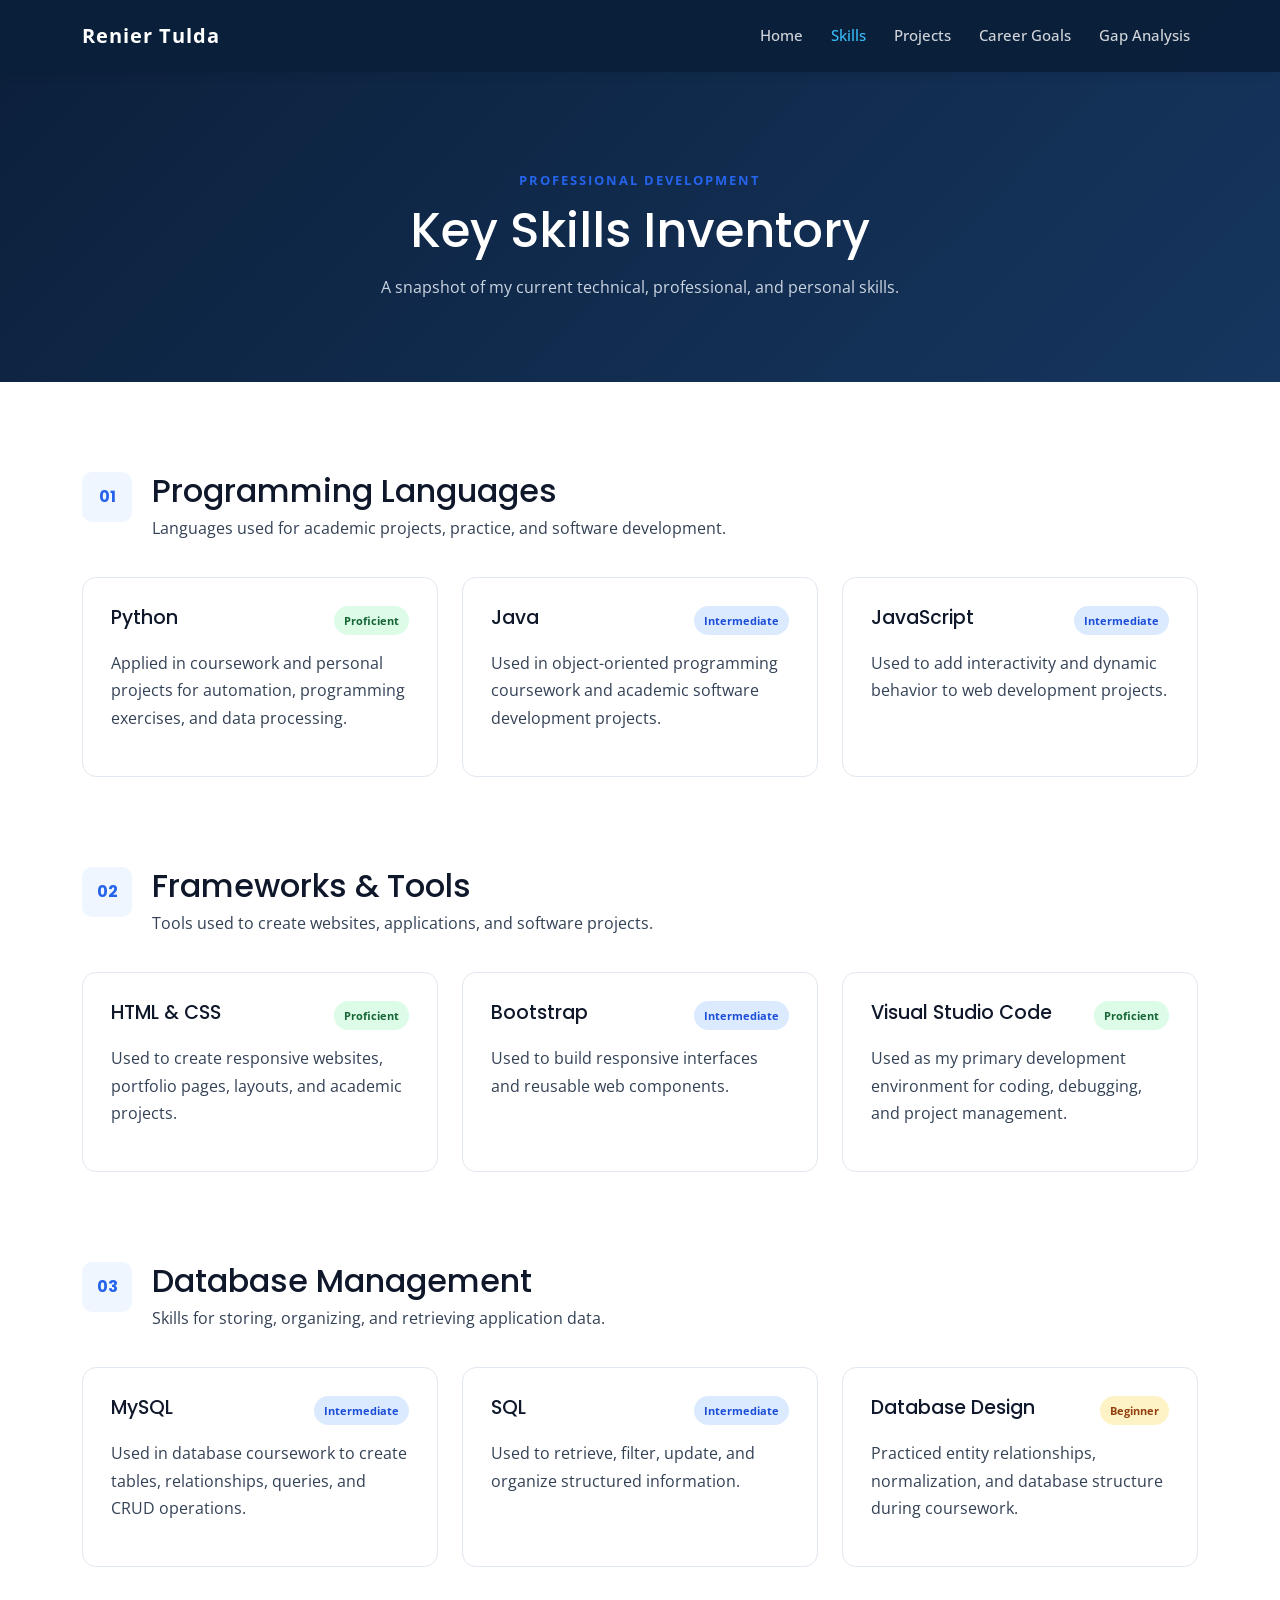
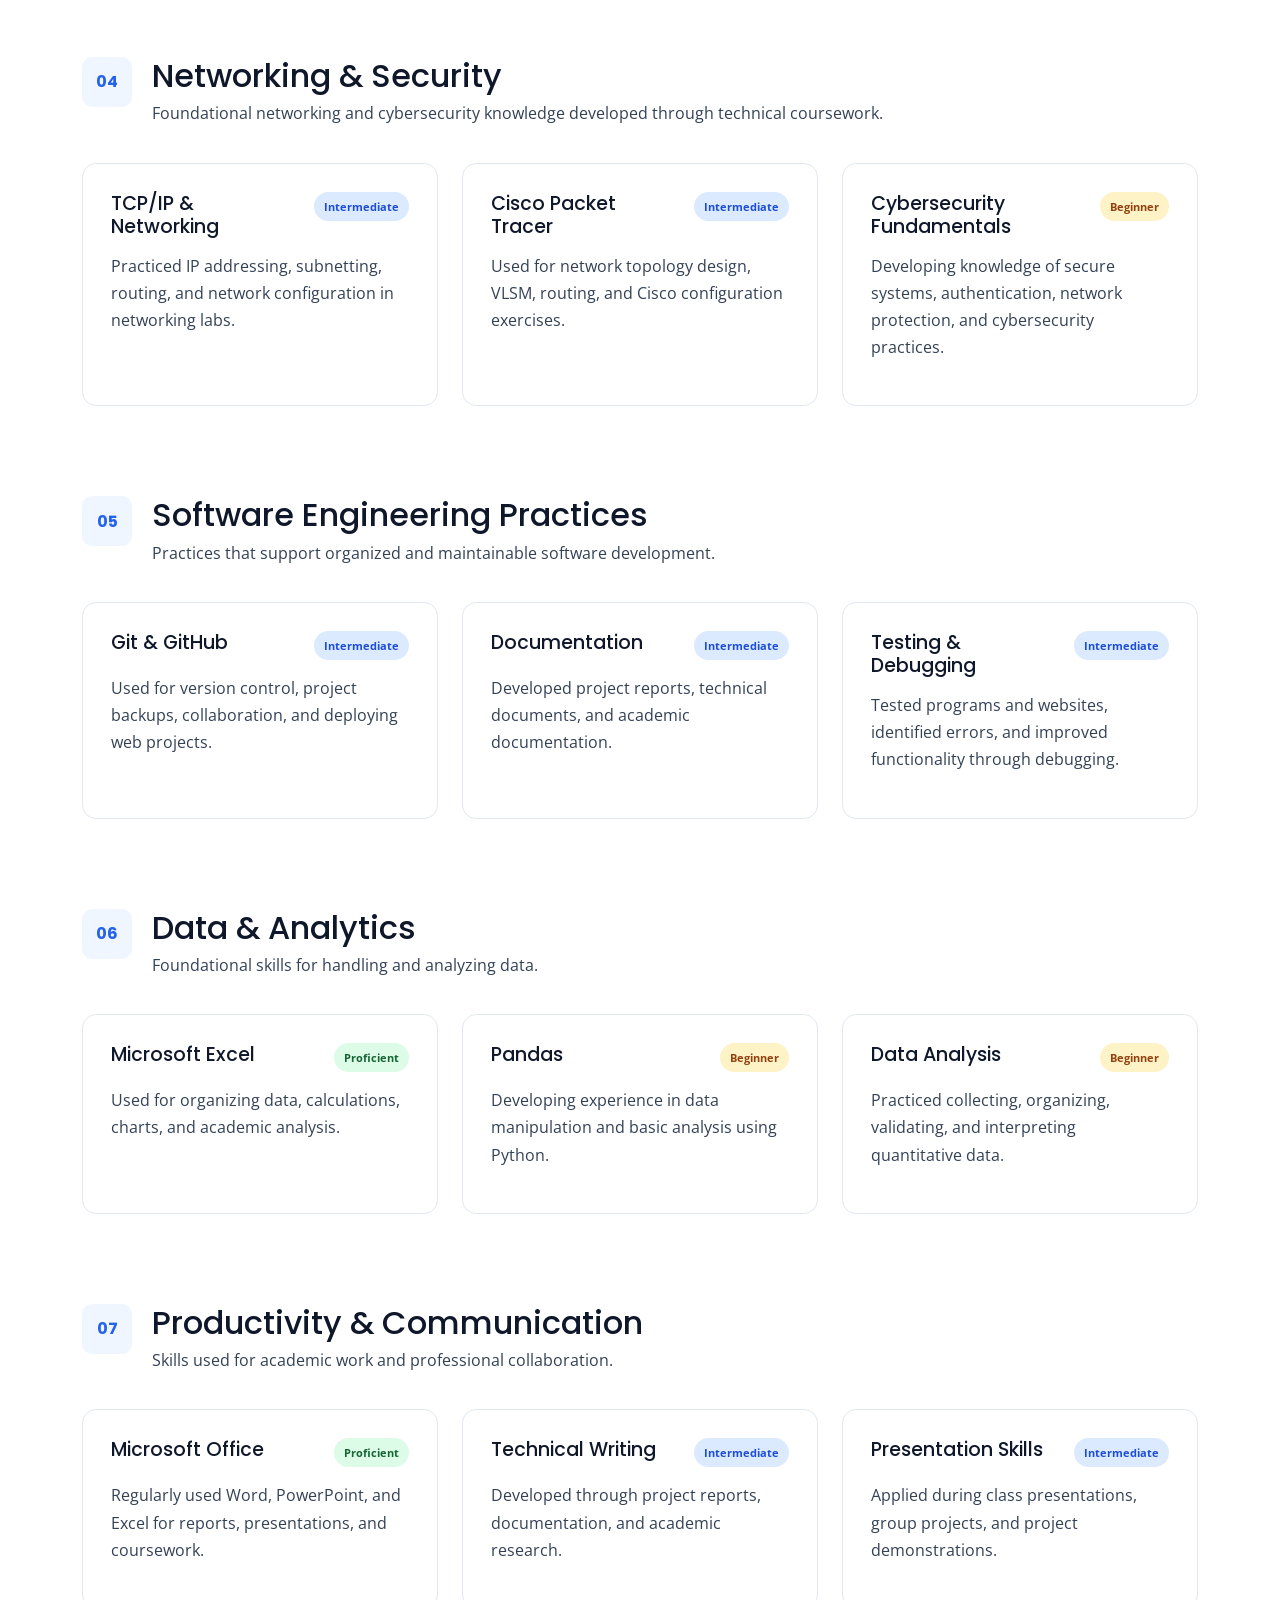
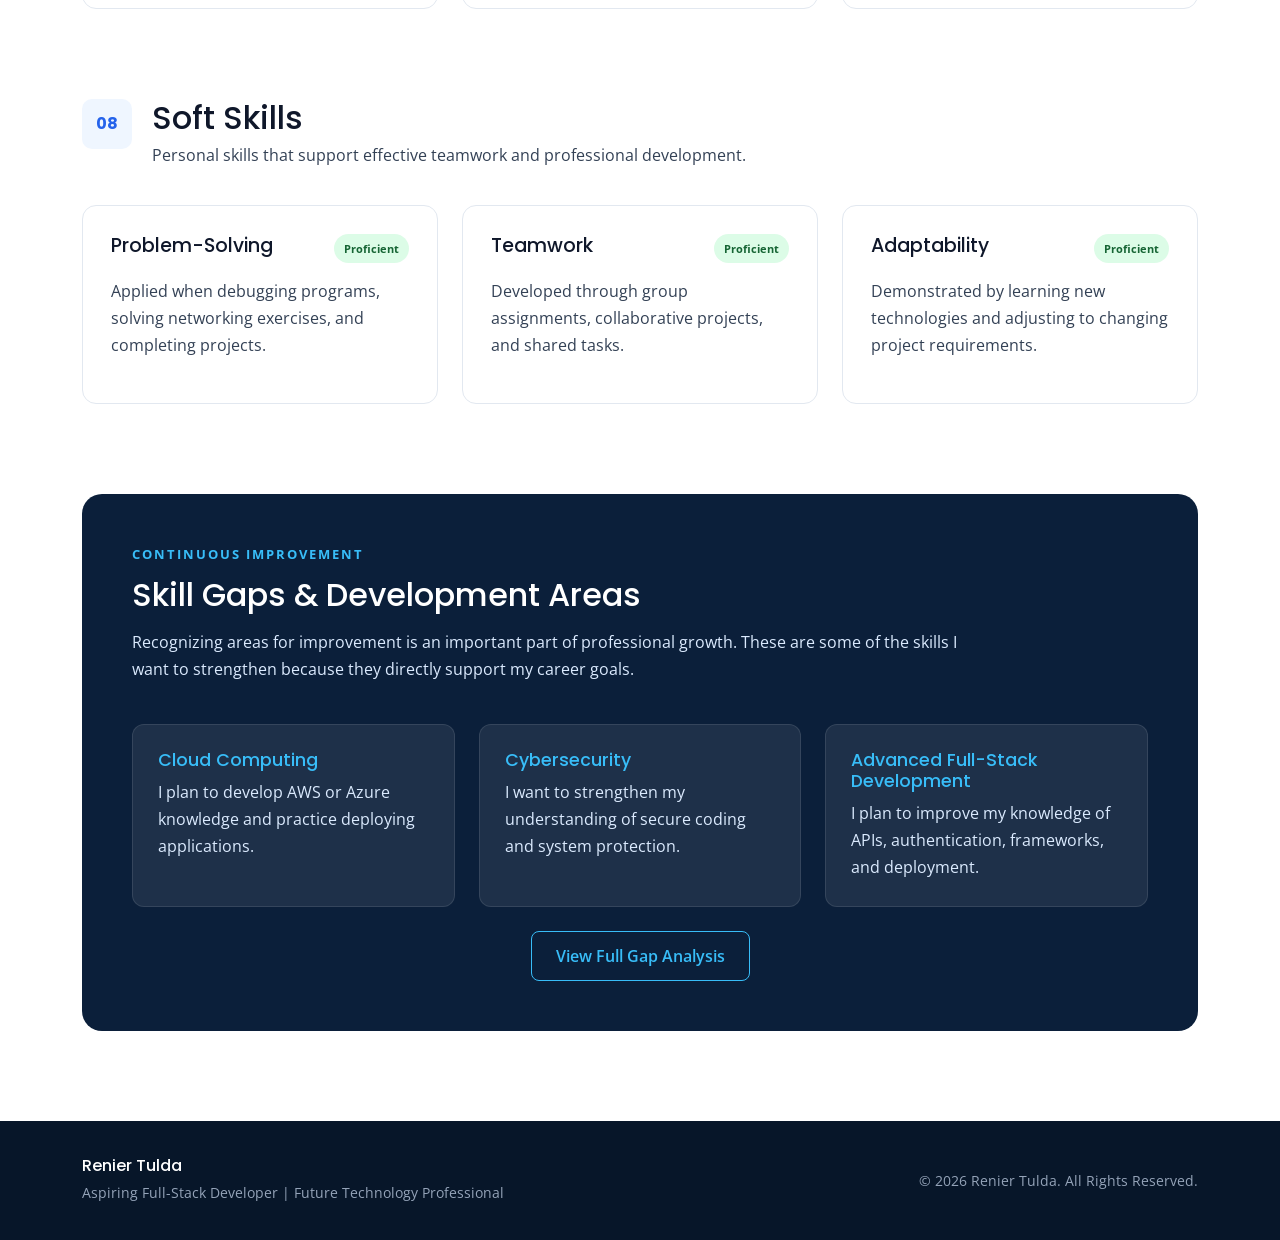
<file: skills.html>
<!DOCTYPE html>
<html lang="en">
<head>

    <meta charset="UTF-8">
    <meta name="viewport" content="width=device-width, initial-scale=1.0">

    <title>Skills | Renier Tulda</title>

    <!-- Google Fonts -->
    <link rel="preconnect" href="https://fonts.googleapis.com">
    <link rel="preconnect" href="https://fonts.gstatic.com" crossorigin>

    <link
        href="https://fonts.googleapis.com/css2?family=Open+Sans:wght@400;500;600;700&family=Poppins:wght@500;600;700&display=swap"
        rel="stylesheet"
    >

    <!-- Bootstrap -->
    <link
        href="https://cdn.jsdelivr.net/npm/bootstrap@5.3.3/dist/css/bootstrap.min.css"
        rel="stylesheet"
    >

    <!-- Custom CSS -->
    <link rel="stylesheet" href="style.css">

</head>

<body>

    <!-- =========================
         NAVIGATION
    ========================== -->
    <nav class="navbar navbar-expand-lg navbar-dark fixed-top">

        <div class="container">

            <a class="navbar-brand fw-bold" href="index.html">
                Renier Tulda
            </a>

            <button
                class="navbar-toggler"
                type="button"
                data-bs-toggle="collapse"
                data-bs-target="#navbarNav"
                aria-controls="navbarNav"
                aria-expanded="false"
                aria-label="Toggle navigation"
            >
                <span class="navbar-toggler-icon"></span>
            </button>

            <div class="collapse navbar-collapse" id="navbarNav">

                <ul class="navbar-nav ms-auto">

                    <li class="nav-item">
                        <a class="nav-link" href="index.html">
                            Home
                        </a>
                    </li>

                    <li class="nav-item">
                        <a class="nav-link active" href="skills.html">
                            Skills
                        </a>
                    </li>

                    <li class="nav-item">
                        <a class="nav-link" href="projects.html">
                            Projects
                        </a>
                    </li>

                    <li class="nav-item">
                        <a class="nav-link" href="career-goals.html">
                            Career Goals
                        </a>
                    </li>

                    <li class="nav-item">
                        <a class="nav-link" href="gap-analysis.html">
                            Gap Analysis
                        </a>
                    </li>

                </ul>

            </div>

        </div>

    </nav>


    <!-- =========================
         PAGE HEADER
    ========================== -->
    <header class="page-header">

        <div class="container text-center">

            <p class="section-label">
                PROFESSIONAL DEVELOPMENT
            </p>

            <h1>
                Key Skills Inventory
            </h1>

            <p>
                A snapshot of my current technical, professional,
                and personal skills.
            </p>

        </div>

    </header>


    <!-- =========================
         MAIN CONTENT
    ========================== -->
    <main class="section-padding">

        <div class="container">


            <!-- PROGRAMMING -->
            <section class="skill-category">

                <div class="category-heading">

                    <span class="category-number">
                        01
                    </span>

                    <div>

                        <h2>
                            Programming Languages
                        </h2>

                        <p>
                            Languages used for academic projects,
                            practice, and software development.
                        </p>

                    </div>

                </div>


                <div class="row g-4">

                    <!-- Python -->
                    <div class="col-md-4">

                        <div class="skill-card">

                            <div class="skill-card-header">

                                <h3>
                                    Python
                                </h3>

                                <span class="rating proficient">
                                    Proficient
                                </span>

                            </div>

                            <p>
                                Applied in coursework and personal projects
                                for automation, programming exercises,
                                and data processing.
                            </p>

                        </div>

                    </div>


                    <!-- Java -->
                    <div class="col-md-4">

                        <div class="skill-card">

                            <div class="skill-card-header">

                                <h3>
                                    Java
                                </h3>

                                <span class="rating intermediate">
                                    Intermediate
                                </span>

                            </div>

                            <p>
                                Used in object-oriented programming coursework
                                and academic software development projects.
                            </p>

                        </div>

                    </div>


                    <!-- JavaScript -->
                    <div class="col-md-4">

                        <div class="skill-card">

                            <div class="skill-card-header">

                                <h3>
                                    JavaScript
                                </h3>

                                <span class="rating intermediate">
                                    Intermediate
                                </span>

                            </div>

                            <p>
                                Used to add interactivity and dynamic behavior
                                to web development projects.
                            </p>

                        </div>

                    </div>

                </div>

            </section>


            <!-- FRAMEWORKS & TOOLS -->
            <section class="skill-category">

                <div class="category-heading">

                    <span class="category-number">
                        02
                    </span>

                    <div>

                        <h2>
                            Frameworks & Tools
                        </h2>

                        <p>
                            Tools used to create websites, applications,
                            and software projects.
                        </p>

                    </div>

                </div>


                <div class="row g-4">

                    <!-- HTML/CSS -->
                    <div class="col-md-4">

                        <div class="skill-card">

                            <div class="skill-card-header">

                                <h3>
                                    HTML & CSS
                                </h3>

                                <span class="rating proficient">
                                    Proficient
                                </span>

                            </div>

                            <p>
                                Used to create responsive websites, portfolio
                                pages, layouts, and academic projects.
                            </p>

                        </div>

                    </div>


                    <!-- Bootstrap -->
                    <div class="col-md-4">

                        <div class="skill-card">

                            <div class="skill-card-header">

                                <h3>
                                    Bootstrap
                                </h3>

                                <span class="rating intermediate">
                                    Intermediate
                                </span>

                            </div>

                            <p>
                                Used to build responsive interfaces and
                                reusable web components.
                            </p>

                        </div>

                    </div>


                    <!-- VS Code -->
                    <div class="col-md-4">

                        <div class="skill-card">

                            <div class="skill-card-header">

                                <h3>
                                    Visual Studio Code
                                </h3>

                                <span class="rating proficient">
                                    Proficient
                                </span>

                            </div>

                            <p>
                                Used as my primary development environment for
                                coding, debugging, and project management.
                            </p>

                        </div>

                    </div>

                </div>

            </section>


            <!-- DATABASE -->
            <section class="skill-category">

                <div class="category-heading">

                    <span class="category-number">
                        03
                    </span>

                    <div>

                        <h2>
                            Database Management
                        </h2>

                        <p>
                            Skills for storing, organizing, and retrieving
                            application data.
                        </p>

                    </div>

                </div>


                <div class="row g-4">

                    <!-- MySQL -->
                    <div class="col-md-4">

                        <div class="skill-card">

                            <div class="skill-card-header">

                                <h3>
                                    MySQL
                                </h3>

                                <span class="rating intermediate">
                                    Intermediate
                                </span>

                            </div>

                            <p>
                                Used in database coursework to create tables,
                                relationships, queries, and CRUD operations.
                            </p>

                        </div>

                    </div>


                    <!-- SQL -->
                    <div class="col-md-4">

                        <div class="skill-card">

                            <div class="skill-card-header">

                                <h3>
                                    SQL
                                </h3>

                                <span class="rating intermediate">
                                    Intermediate
                                </span>

                            </div>

                            <p>
                                Used to retrieve, filter, update, and organize
                                structured information.
                            </p>

                        </div>

                    </div>


                    <!-- Database Design -->
                    <div class="col-md-4">

                        <div class="skill-card">

                            <div class="skill-card-header">

                                <h3>
                                    Database Design
                                </h3>

                                <span class="rating beginner">
                                    Beginner
                                </span>

                            </div>

                            <p>
                                Practiced entity relationships, normalization,
                                and database structure during coursework.
                            </p>

                        </div>

                    </div>

                </div>

            </section>


            <!-- NETWORKING -->
            <section class="skill-category">

                <div class="category-heading">

                    <span class="category-number">
                        04
                    </span>

                    <div>

                        <h2>
                            Networking & Security
                        </h2>

                        <p>
                            Foundational networking and cybersecurity knowledge
                            developed through technical coursework.
                        </p>

                    </div>

                </div>


                <div class="row g-4">

                    <!-- TCP/IP -->
                    <div class="col-md-4">

                        <div class="skill-card">

                            <div class="skill-card-header">

                                <h3>
                                    TCP/IP & Networking
                                </h3>

                                <span class="rating intermediate">
                                    Intermediate
                                </span>

                            </div>

                            <p>
                                Practiced IP addressing, subnetting, routing,
                                and network configuration in networking labs.
                            </p>

                        </div>

                    </div>


                    <!-- Cisco -->
                    <div class="col-md-4">

                        <div class="skill-card">

                            <div class="skill-card-header">

                                <h3>
                                    Cisco Packet Tracer
                                </h3>

                                <span class="rating intermediate">
                                    Intermediate
                                </span>

                            </div>

                            <p>
                                Used for network topology design, VLSM,
                                routing, and Cisco configuration exercises.
                            </p>

                        </div>

                    </div>


                    <!-- Cybersecurity -->
                    <div class="col-md-4">

                        <div class="skill-card">

                            <div class="skill-card-header">

                                <h3>
                                    Cybersecurity Fundamentals
                                </h3>

                                <span class="rating beginner">
                                    Beginner
                                </span>

                            </div>

                            <p>
                                Developing knowledge of secure systems,
                                authentication, network protection,
                                and cybersecurity practices.
                            </p>

                        </div>

                    </div>

                </div>

            </section>


            <!-- SOFTWARE ENGINEERING -->
            <section class="skill-category">

                <div class="category-heading">

                    <span class="category-number">
                        05
                    </span>

                    <div>

                        <h2>
                            Software Engineering Practices
                        </h2>

                        <p>
                            Practices that support organized and maintainable
                            software development.
                        </p>

                    </div>

                </div>


                <div class="row g-4">

                    <!-- Git -->
                    <div class="col-md-4">

                        <div class="skill-card">

                            <div class="skill-card-header">

                                <h3>
                                    Git & GitHub
                                </h3>

                                <span class="rating intermediate">
                                    Intermediate
                                </span>

                            </div>

                            <p>
                                Used for version control, project backups,
                                collaboration, and deploying web projects.
                            </p>

                        </div>

                    </div>


                    <!-- Documentation -->
                    <div class="col-md-4">

                        <div class="skill-card">

                            <div class="skill-card-header">

                                <h3>
                                    Documentation
                                </h3>

                                <span class="rating intermediate">
                                    Intermediate
                                </span>

                            </div>

                            <p>
                                Developed project reports, technical documents,
                                and academic documentation.
                            </p>

                        </div>

                    </div>


                    <!-- Testing -->
                    <div class="col-md-4">

                        <div class="skill-card">

                            <div class="skill-card-header">

                                <h3>
                                    Testing & Debugging
                                </h3>

                                <span class="rating intermediate">
                                    Intermediate
                                </span>

                            </div>

                            <p>
                                Tested programs and websites, identified errors,
                                and improved functionality through debugging.
                            </p>

                        </div>

                    </div>

                </div>

            </section>


            <!-- DATA -->
            <section class="skill-category">

                <div class="category-heading">

                    <span class="category-number">
                        06
                    </span>

                    <div>

                        <h2>
                            Data & Analytics
                        </h2>

                        <p>
                            Foundational skills for handling and analyzing data.
                        </p>

                    </div>

                </div>


                <div class="row g-4">

                    <!-- Excel -->
                    <div class="col-md-4">

                        <div class="skill-card">

                            <div class="skill-card-header">

                                <h3>
                                    Microsoft Excel
                                </h3>

                                <span class="rating proficient">
                                    Proficient
                                </span>

                            </div>

                            <p>
                                Used for organizing data, calculations,
                                charts, and academic analysis.
                            </p>

                        </div>

                    </div>


                    <!-- Pandas -->
                    <div class="col-md-4">

                        <div class="skill-card">

                            <div class="skill-card-header">

                                <h3>
                                    Pandas
                                </h3>

                                <span class="rating beginner">
                                    Beginner
                                </span>

                            </div>

                            <p>
                                Developing experience in data manipulation
                                and basic analysis using Python.
                            </p>

                        </div>

                    </div>


                    <!-- Data Analysis -->
                    <div class="col-md-4">

                        <div class="skill-card">

                            <div class="skill-card-header">

                                <h3>
                                    Data Analysis
                                </h3>

                                <span class="rating beginner">
                                    Beginner
                                </span>

                            </div>

                            <p>
                                Practiced collecting, organizing, validating,
                                and interpreting quantitative data.
                            </p>

                        </div>

                    </div>

                </div>

            </section>


            <!-- PRODUCTIVITY -->
            <section class="skill-category">

                <div class="category-heading">

                    <span class="category-number">
                        07
                    </span>

                    <div>

                        <h2>
                            Productivity & Communication
                        </h2>

                        <p>
                            Skills used for academic work and professional
                            collaboration.
                        </p>

                    </div>

                </div>


                <div class="row g-4">

                    <!-- MS Office -->
                    <div class="col-md-4">

                        <div class="skill-card">

                            <div class="skill-card-header">

                                <h3>
                                    Microsoft Office
                                </h3>

                                <span class="rating proficient">
                                    Proficient
                                </span>

                            </div>

                            <p>
                                Regularly used Word, PowerPoint, and Excel
                                for reports, presentations, and coursework.
                            </p>

                        </div>

                    </div>


                    <!-- Technical Writing -->
                    <div class="col-md-4">

                        <div class="skill-card">

                            <div class="skill-card-header">

                                <h3>
                                    Technical Writing
                                </h3>

                                <span class="rating intermediate">
                                    Intermediate
                                </span>

                            </div>

                            <p>
                                Developed through project reports,
                                documentation, and academic research.
                            </p>

                        </div>

                    </div>


                    <!-- Presentation -->
                    <div class="col-md-4">

                        <div class="skill-card">

                            <div class="skill-card-header">

                                <h3>
                                    Presentation Skills
                                </h3>

                                <span class="rating intermediate">
                                    Intermediate
                                </span>

                            </div>

                            <p>
                                Applied during class presentations,
                                group projects, and project demonstrations.
                            </p>

                        </div>

                    </div>

                </div>

            </section>


            <!-- SOFT SKILLS -->
            <section class="skill-category">

                <div class="category-heading">

                    <span class="category-number">
                        08
                    </span>

                    <div>

                        <h2>
                            Soft Skills
                        </h2>

                        <p>
                            Personal skills that support effective teamwork
                            and professional development.
                        </p>

                    </div>

                </div>


                <div class="row g-4">

                    <!-- Problem Solving -->
                    <div class="col-md-4">

                        <div class="skill-card">

                            <div class="skill-card-header">

                                <h3>
                                    Problem-Solving
                                </h3>

                                <span class="rating proficient">
                                    Proficient
                                </span>

                            </div>

                            <p>
                                Applied when debugging programs, solving
                                networking exercises, and completing projects.
                            </p>

                        </div>

                    </div>


                    <!-- Teamwork -->
                    <div class="col-md-4">

                        <div class="skill-card">

                            <div class="skill-card-header">

                                <h3>
                                    Teamwork
                                </h3>

                                <span class="rating proficient">
                                    Proficient
                                </span>

                            </div>

                            <p>
                                Developed through group assignments,
                                collaborative projects, and shared tasks.
                            </p>

                        </div>

                    </div>


                    <!-- Adaptability -->
                    <div class="col-md-4">

                        <div class="skill-card">

                            <div class="skill-card-header">

                                <h3>
                                    Adaptability
                                </h3>

                                <span class="rating proficient">
                                    Proficient
                                </span>

                            </div>

                            <p>
                                Demonstrated by learning new technologies
                                and adjusting to changing project requirements.
                            </p>

                        </div>

                    </div>

                </div>

            </section>


            <!-- =========================
                 SKILL GAPS
            ========================== -->
            <section class="skill-gaps">

                <p class="section-label light-label">
                    CONTINUOUS IMPROVEMENT
                </p>

                <h2>
                    Skill Gaps & Development Areas
                </h2>

                <p>
                    Recognizing areas for improvement is an important part
                    of professional growth. These are some of the skills
                    I want to strengthen because they directly support
                    my career goals.
                </p>


                <div class="row g-4 mt-2">

                    <div class="col-md-4">

                        <div class="gap-card">

                            <h3>
                                Cloud Computing
                            </h3>

                            <p>
                                I plan to develop AWS or Azure knowledge
                                and practice deploying applications.
                            </p>

                        </div>

                    </div>


                    <div class="col-md-4">

                        <div class="gap-card">

                            <h3>
                                Cybersecurity
                            </h3>

                            <p>
                                I want to strengthen my understanding
                                of secure coding and system protection.
                            </p>

                        </div>

                    </div>


                    <div class="col-md-4">

                        <div class="gap-card">

                            <h3>
                                Advanced Full-Stack Development
                            </h3>

                            <p>
                                I plan to improve my knowledge of APIs,
                                authentication, frameworks, and deployment.
                            </p>

                        </div>

                    </div>

                </div>


                <div class="text-center mt-4">

                    <a href="gap-analysis.html" class="btn btn-outline-custom">
                        View Full Gap Analysis
                    </a>

                </div>

            </section>

        </div>

    </main>


    <!-- =========================
         FOOTER
    ========================== -->
    <footer class="footer">

        <div class="container">

            <div class="row align-items-center gy-3">

                <div class="col-md-6">

                    <h4>
                        Renier Tulda
                    </h4>

                    <p>
                        Aspiring Full-Stack Developer |
                        Future Technology Professional
                    </p>

                </div>

                <div class="col-md-6 text-md-end">

                    <p class="mb-0">
                        © <span id="year"></span>
                        Renier Tulda. All Rights Reserved.
                    </p>

                </div>

            </div>

        </div>

    </footer>


    <!-- Bootstrap JS -->
    <script
        src="https://cdn.jsdelivr.net/npm/bootstrap@5.3.3/dist/js/bootstrap.bundle.min.js">
    </script>

    <script src="script.js"></script>

</body>
</html>
</file>
<file: style.css>
/* =========================================================
   ROOT VARIABLES
========================================================= */

:root {
    --navy: #0b1f3a;
    --navy-light: #16365f;

    --blue: #2563eb;
    --blue-dark: #1d4ed8;
    --blue-light: #eff6ff;

    --accent: #38bdf8;

    --white: #ffffff;
    --light-bg: #f8fafc;

    --text: #334155;
    --dark-text: #0f172a;

    --border: #e2e8f0;

    --success-bg: #dcfce7;
    --success-text: #166534;

    --warning-bg: #fef3c7;
    --warning-text: #92400e;

    --purple-bg: #ede9fe;
    --purple-text: #6d28d9;
}


/* =========================================================
   GLOBAL
========================================================= */

* {
    margin: 0;
    padding: 0;
    box-sizing: border-box;
}

html {
    scroll-behavior: smooth;
}

body {
    font-family: "Open Sans", sans-serif;
    color: var(--text);
    background-color: var(--white);
    line-height: 1.7;
}

h1,
h2,
h3,
h4,
h5,
h6 {
    font-family: "Poppins", sans-serif;
    color: var(--dark-text);
}

a {
    text-decoration: none;
}

img {
    max-width: 100%;
    height: auto;
}


/* =========================================================
   NAVIGATION
========================================================= */

.navbar {
    background-color: rgba(11, 31, 58, 0.97);
    padding: 14px 0;

    box-shadow:
        0 2px 10px rgba(0, 0, 0, 0.08);

    backdrop-filter: blur(10px);
}

.navbar-brand {
    color: var(--white) !important;
    letter-spacing: 1px;
}

.nav-link {
    color: rgba(255, 255, 255, 0.82) !important;
    margin-left: 12px;

    font-size: 0.95rem;
    font-weight: 500;

    transition: 0.3s;
}

.nav-link:hover,
.nav-link.active {
    color: var(--accent) !important;
}


/* =========================================================
   HERO SECTION
========================================================= */

.hero-section {
    background:
        linear-gradient(
            135deg,
            var(--navy) 0%,
            var(--navy-light) 100%
        );

    color: var(--white);
}

.hero-section h1 {
    color: var(--white);
    line-height: 1.2;
}

.hero-section h1 span {
    color: var(--accent);
}

.hero-tagline {
    color: #cbd5e1;

    font-size: 1.4rem;

    line-height: 1.5;

    margin: 20px 0;
}

.hero-text {
    color: #dbeafe;

    max-width: 700px;

    font-size: 1.05rem;
}


/* =========================================================
   SECTION LABELS
========================================================= */

.section-label {
    color: var(--blue);

    font-size: 0.8rem;
    font-weight: 700;

    letter-spacing: 2px;

    margin-bottom: 10px;
}

.light-label {
    color: var(--accent);
}


/* =========================================================
   BUTTONS
========================================================= */

.hero-buttons {
    display: flex;
    flex-wrap: wrap;

    gap: 15px;

    margin-top: 30px;
}

.btn-primary-custom {
    display: inline-block;

    background-color: var(--blue);
    color: var(--white);

    padding: 12px 24px;

    border-radius: 8px;

    font-weight: 600;

    border: 1px solid var(--blue);

    transition: 0.3s;
}

.btn-primary-custom:hover {
    background-color: var(--blue-dark);
    border-color: var(--blue-dark);

    color: var(--white);

    transform: translateY(-2px);
}

.btn-outline-custom {
    display: inline-block;

    border: 1px solid var(--accent);

    color: var(--accent);

    padding: 12px 24px;

    border-radius: 8px;

    font-weight: 600;

    transition: 0.3s;
}

.btn-outline-custom:hover {
    background-color: var(--accent);
    color: var(--navy);
}


/* =========================================================
   PROFILE CARD
========================================================= */

.profile-card {
    background-color: var(--white);
    color: var(--text);

    padding: 40px;

    border-radius: 18px;

    box-shadow:
        0 20px 50px rgba(0, 0, 0, 0.2);
}

.profile-card h3 {
    text-align: center;

    margin-top: 15px;
}

.profile-role {
    text-align: center;

    color: var(--blue);

    font-weight: 600;
}

.profile-icon {
    width: 80px;
    height: 80px;

    margin: auto;

    display: flex;
    align-items: center;
    justify-content: center;

    background-color: var(--blue-light);
    color: var(--blue);

    border-radius: 50%;

    font-family: "Poppins", sans-serif;
    font-size: 1.7rem;
    font-weight: 700;
}

.contact-item {
    margin: 15px 0;
}

.contact-item strong {
    display: block;

    color: var(--dark-text);
}

.contact-item a {
    color: var(--blue);

    word-break: break-word;
}

.contact-item a:hover {
    color: var(--blue-dark);
}


/* =========================================================
   GENERAL SECTIONS
========================================================= */

.section-padding {
    padding: 90px 0;
}

.bg-light-section {
    background-color: var(--light-bg);
}

.section-title {
    font-size: 2.2rem;

    margin-bottom: 20px;
}

.section-description {
    max-width: 750px;

    font-size: 1.05rem;
}


/* =========================================================
   HOME HIGHLIGHTS
========================================================= */

.highlight-card {
    height: 100%;

    padding: 35px;

    background-color: var(--white);

    border: 1px solid var(--border);

    border-radius: 14px;

    transition: 0.3s;
}

.highlight-card:hover {
    transform: translateY(-6px);

    box-shadow:
        0 15px 35px rgba(15, 23, 42, 0.08);
}

.highlight-number {
    color: var(--blue);

    font-family: "Poppins", sans-serif;

    font-weight: 700;

    font-size: 1.2rem;

    margin-bottom: 20px;
}


/* =========================================================
   QUICK LINK CARDS
========================================================= */

.quick-link-card {
    display: block;

    height: 100%;

    padding: 35px;

    background-color: var(--white);

    border: 1px solid var(--border);

    border-radius: 14px;

    transition: 0.3s;
}

.quick-link-card:hover {
    transform: translateY(-6px);

    box-shadow:
        0 15px 35px rgba(15, 23, 42, 0.08);
}

.quick-link-number {
    display: block;

    color: var(--blue);

    font-family: "Poppins", sans-serif;

    font-weight: 700;

    margin-bottom: 15px;
}

.quick-link-card h3 {
    color: var(--dark-text);

    margin-bottom: 12px;
}

.quick-link-card p {
    color: var(--text);

    margin-bottom: 20px;
}

.quick-link-arrow {
    color: var(--blue);

    font-weight: 700;
}


/* =========================================================
   PAGE HEADER
========================================================= */

.page-header {
    padding: 170px 0 80px;

    background:
        linear-gradient(
            135deg,
            var(--navy) 0%,
            var(--navy-light) 100%
        );
}

.page-header h1 {
    color: var(--white);

    font-size: 3rem;
}

.page-header p:not(.section-label) {
    color: #cbd5e1;

    max-width: 700px;

    margin: 15px auto 0;
}


/* =========================================================
   SKILLS
========================================================= */

.skill-category {
    margin-bottom: 90px;
}

.category-heading {
    display: flex;

    gap: 20px;

    align-items: flex-start;

    margin-bottom: 35px;
}

.category-heading h2 {
    margin-bottom: 5px;
}

.category-heading p {
    margin-bottom: 0;
}

.category-number {
    min-width: 50px;
    height: 50px;

    display: flex;

    align-items: center;
    justify-content: center;

    background-color: var(--blue-light);
    color: var(--blue);

    border-radius: 10px;

    font-family: "Poppins", sans-serif;

    font-weight: 700;
}

.skill-card {
    height: 100%;

    padding: 28px;

    background-color: var(--white);

    border: 1px solid var(--border);

    border-radius: 14px;

    transition: 0.3s;
}

.skill-card:hover {
    transform: translateY(-5px);

    box-shadow:
        0 12px 30px rgba(15, 23, 42, 0.08);
}

.skill-card-header {
    display: flex;

    justify-content: space-between;

    align-items: flex-start;

    gap: 15px;

    margin-bottom: 15px;
}

.skill-card h3 {
    font-size: 1.2rem;

    margin-bottom: 0;
}

.rating {
    padding: 5px 10px;

    border-radius: 20px;

    font-size: 0.7rem;

    font-weight: 700;

    white-space: nowrap;
}

.novice {
    background-color: #f1f5f9;
    color: #475569;
}

.beginner {
    background-color: var(--warning-bg);
    color: var(--warning-text);
}

.intermediate {
    background-color: #dbeafe;
    color: #1d4ed8;
}

.proficient {
    background-color: var(--success-bg);
    color: var(--success-text);
}

.expert {
    background-color: var(--purple-bg);
    color: var(--purple-text);
}


/* =========================================================
   SKILL GAP SECTION
========================================================= */

.skill-gaps {
    padding: 50px;

    background-color: var(--navy);

    border-radius: 20px;

    color: #dbeafe;
}

.skill-gaps h2 {
    color: var(--white);

    margin-bottom: 15px;
}

.skill-gaps > p {
    max-width: 850px;
}

.gap-card {
    height: 100%;

    padding: 25px;

    background-color: rgba(255, 255, 255, 0.08);

    border: 1px solid rgba(255, 255, 255, 0.1);

    border-radius: 12px;
}

.gap-card h3 {
    color: var(--accent);

    font-size: 1.1rem;
}

.gap-card p {
    margin-bottom: 0;
}


/* =========================================================
   CAREER TIMELINE
========================================================= */

.career-timeline {
    max-width: 900px;

    margin: auto;
}

.timeline-item {
    display: grid;

    grid-template-columns: 180px 1fr;

    gap: 40px;

    padding-bottom: 60px;
}

.timeline-year {
    color: var(--blue);

    font-family: "Poppins", sans-serif;

    font-size: 1.3rem;

    font-weight: 700;
}

.timeline-content {
    padding-left: 35px;

    border-left: 3px solid var(--blue);
}

.timeline-content h3 {
    margin-bottom: 20px;
}

.timeline-content li {
    margin-bottom: 12px;
}


/* =========================================================
   DEVELOPMENT PLAN
========================================================= */

.development-card {
    height: 100%;

    padding: 35px;

    border: 1px solid var(--border);

    border-radius: 15px;

    background-color: var(--white);
}

.development-step {
    color: var(--blue);

    font-family: "Poppins", sans-serif;

    font-weight: 700;

    font-size: 0.9rem;

    margin-bottom: 20px;
}

.development-card h3 {
    margin-bottom: 15px;
}

.development-card span {
    display: inline-block;

    color: var(--blue);

    font-size: 0.8rem;

    font-weight: 700;

    margin-top: 10px;
}


/* =========================================================
   MOTIVATION SECTION
========================================================= */

.motivation-section {
    padding: 100px 0;

    background:
        linear-gradient(
            135deg,
            var(--navy),
            var(--navy-light)
        );

    color: #dbeafe;
}

.motivation-section h2 {
    color: var(--white);

    margin-bottom: 25px;
}

.motivation-section p {
    margin-bottom: 18px;
}


/* =========================================================
   PROJECTS
========================================================= */

.project-card {
    padding: 40px;

    background-color: var(--white);

    border: 1px solid var(--border);

    border-radius: 18px;

    box-shadow:
        0 8px 25px rgba(15, 23, 42, 0.04);

    transition: 0.3s;
}

.project-card:hover {
    transform: translateY(-3px);

    box-shadow:
        0 15px 35px rgba(15, 23, 42, 0.07);
}

.project-number {
    color: var(--blue);

    font-family: "Poppins", sans-serif;

    font-size: 0.8rem;

    font-weight: 700;

    letter-spacing: 2px;

    margin-bottom: 15px;
}

.project-card h2 {
    font-size: 1.8rem;

    margin-bottom: 8px;
}

.project-card h3 {
    font-size: 1rem;

    margin-top: 25px;

    margin-bottom: 10px;
}

.project-role {
    color: var(--blue);

    font-weight: 700;
}

.technology-list {
    display: flex;

    flex-wrap: wrap;

    gap: 8px;
}

.technology-list span {
    padding: 6px 12px;

    border-radius: 20px;

    background-color: var(--blue-light);

    color: var(--blue);

    font-size: 0.8rem;

    font-weight: 600;
}

.project-summary {
    height: 100%;

    padding: 25px;

    background-color: var(--light-bg);

    border-radius: 12px;
}

.project-summary h3 {
    margin-top: 0;
}

.project-summary li {
    margin-bottom: 10px;
}

.project-details {
    border-top: 1px solid var(--border);

    margin-top: 30px;

    padding-top: 25px;
}

.project-link {
    display: inline-block;

    margin-top: 5px;

    color: var(--blue);

    font-weight: 700;
}

.project-link:hover {
    color: var(--navy);
}

.evidence-note {
    padding: 40px;

    background-color: var(--navy);

    border-radius: 18px;

    color: #dbeafe;
}

.evidence-note h2 {
    color: var(--white);

    margin-bottom: 15px;
}

.evidence-note p {
    margin-bottom: 0;
}


/* =========================================================
   GAP ANALYSIS
========================================================= */

.gap-introduction {
    max-width: 850px;

    margin-left: auto;
    margin-right: auto;
}

.gap-analysis-card {
    display: flex;

    gap: 25px;

    padding: 35px;

    margin-bottom: 25px;

    background-color: var(--white);

    border: 1px solid var(--border);

    border-radius: 15px;

    transition: 0.3s;
}

.gap-analysis-card:hover {
    transform: translateY(-3px);

    box-shadow:
        0 12px 30px rgba(15, 23, 42, 0.07);
}

.gap-number {
    min-width: 55px;
    height: 55px;

    display: flex;

    align-items: center;
    justify-content: center;

    background-color: var(--blue-light);

    color: var(--blue);

    border-radius: 12px;

    font-family: "Poppins", sans-serif;

    font-weight: 700;
}

.gap-content {
    width: 100%;
}

.gap-content h2 {
    font-size: 1.35rem;
}

.gap-content h3 {
    font-size: 0.9rem;

    color: var(--blue);

    text-transform: uppercase;

    letter-spacing: 1px;
}

.current-level {
    display: inline-block;

    margin-top: 5px;

    padding: 5px 10px;

    border-radius: 20px;

    background-color: var(--warning-bg);

    color: var(--warning-text);

    font-size: 0.75rem;

    font-weight: 700;
}


/* =========================================================
   GAP ROADMAP
========================================================= */

.roadmap-section {
    margin-top: 70px;
}

.roadmap-card {
    height: 100%;

    padding: 30px;

    background-color: var(--light-bg);

    border: 1px solid var(--border);

    border-radius: 14px;
}

.roadmap-card span {
    display: block;

    color: var(--blue);

    font-family: "Poppins", sans-serif;

    font-weight: 700;

    margin-bottom: 15px;
}

.roadmap-card h3 {
    margin-bottom: 10px;
}

.roadmap-card p {
    margin-bottom: 0;
}


/* =========================================================
   FOOTER
========================================================= */

.footer {
    padding: 35px 0;

    background-color: #071629;

    color: #94a3b8;
}

.footer h4 {
    color: var(--white);

    font-size: 1rem;

    margin-bottom: 5px;
}

.footer p {
    margin-bottom: 0;

    font-size: 0.9rem;
}


/* =========================================================
   RESPONSIVE DESIGN
========================================================= */

@media (max-width: 991px) {

    .navbar-collapse {
        padding-top: 15px;
    }

    .nav-link {
        margin-left: 0;
    }

    .hero-section {
        padding-top: 40px;
    }

    .timeline-item {
        grid-template-columns: 1fr;

        gap: 15px;
    }

    .timeline-content {
        padding-left: 25px;
    }

}


@media (max-width: 768px) {

    .section-padding {
        padding: 65px 0;
    }

    .page-header {
        padding: 140px 0 65px;
    }

    .page-header h1 {
        font-size: 2.3rem;
    }

    .hero-section h1 {
        font-size: 2.6rem;
    }

    .hero-tagline {
        font-size: 1.15rem;
    }

    .profile-card {
        padding: 30px;
    }

    .section-title {
        font-size: 1.8rem;
    }

    .category-heading {
        gap: 15px;
    }

    .skill-gaps {
        padding: 30px 20px;
    }

    .project-card {
        padding: 25px;
    }

    .gap-analysis-card {
        flex-direction: column;

        padding: 25px;
    }

    .gap-number {
        min-width: 50px;
    }

    .footer {
        text-align: center;
    }

    .footer .text-md-end {
        text-align: center !important;
    }

}


@media (max-width: 480px) {

    .hero-buttons {
        flex-direction: column;
    }

    .hero-buttons a {
        text-align: center;
    }

    .page-header h1 {
        font-size: 2rem;
    }

    .skill-card-header {
        flex-direction: column;
    }

    .project-card h2 {
        font-size: 1.5rem;
    }

    .category-heading {
        align-items: center;
    }

}
</file>
